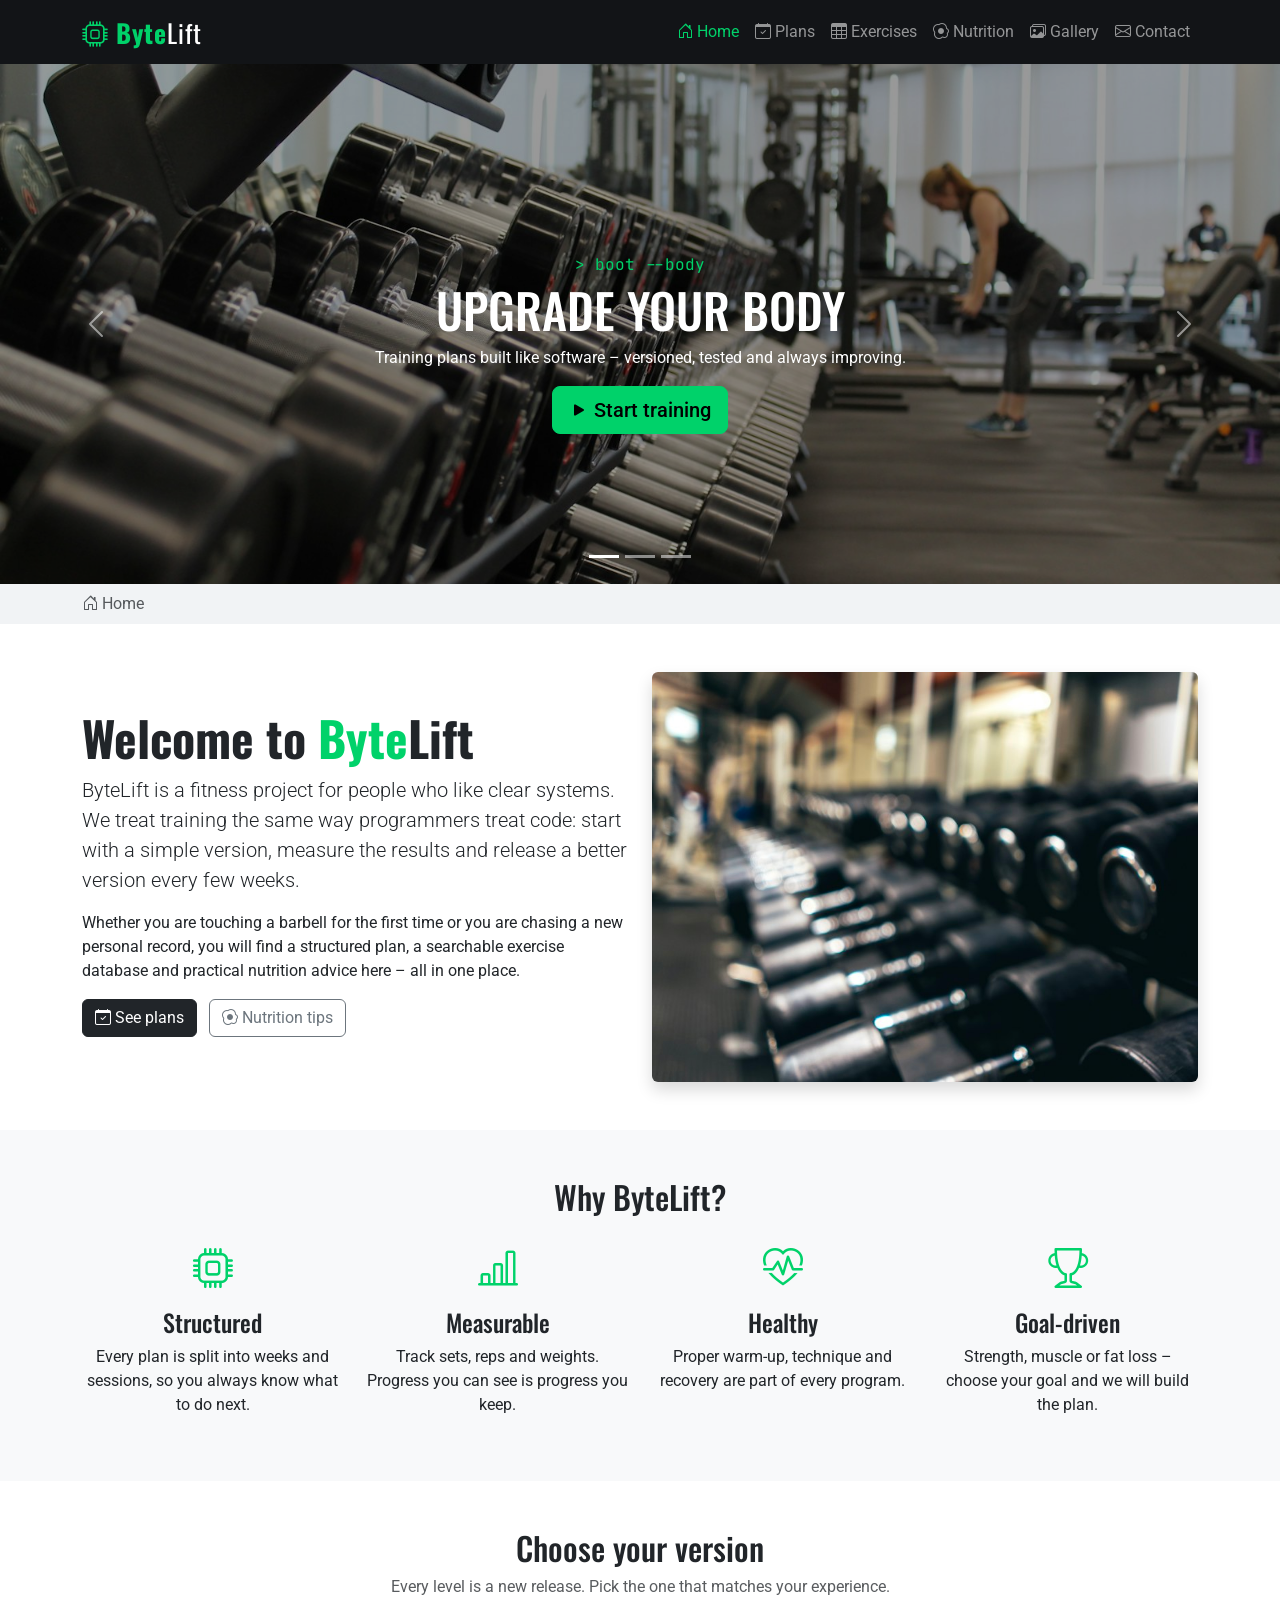
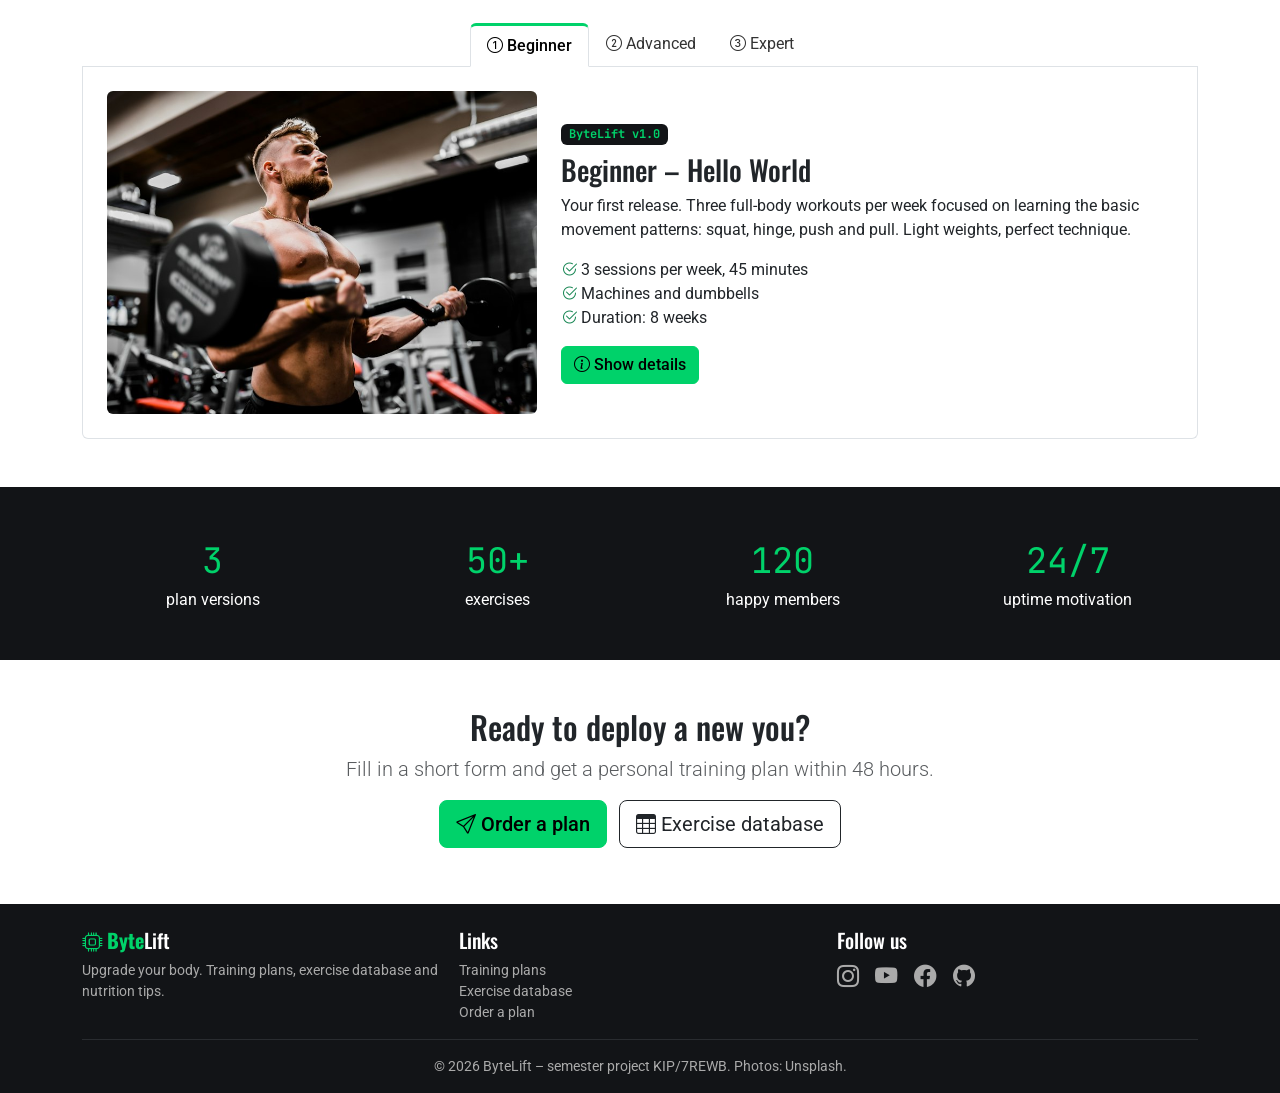
<file: index.html>
<!DOCTYPE html>
<html lang="en">

<head>
  <!-- Kódování znaků (aby fungovala diakritika) a nastavení pro mobily:
       viewport říká telefonu, ať stránku nezmenšuje, ale zobrazí ji v šířce displeje.
       Bez tohoto řádku by responzivita na mobilu nefungovala. -->
  <meta charset="utf-8">
  <meta name="viewport" content="width=device-width, initial-scale=1">
  <meta name="description" content="ByteLift - upgrade your body. Training plans, exercise database and nutrition tips.">

  <title>ByteLift | Upgrade your body</title>
  <!-- ikona webu v záložce prohlížeče -->
  <link rel="icon" href="./favicon.svg" type="image/svg+xml">

  <!-- Styly: 1) Bootstrap 5.3.8, 2) ikony Bootstrap Icons, 3) fonty z Google Fonts,
       4) náš vlastní style.css - je poslední, aby mohl přepsat pravidla Bootstrapu. -->
  <link href="./bootstrap/css/bootstrap.min.css" rel="stylesheet">
  <link href="./icons/bootstrap-icons.css" rel="stylesheet">

  <link rel="preconnect" href="https://fonts.googleapis.com">
  <link rel="preconnect" href="https://fonts.gstatic.com" crossorigin>
  <link href="https://fonts.googleapis.com/css2?family=JetBrains+Mono:wght@400;700&family=Oswald:wght@400;600&family=Roboto:wght@300;400;500&display=swap" rel="stylesheet">

  <link href="./style.css" rel="stylesheet">
</head>

<body>

<!-- HLAVIČKA S MENU - stejná na všech stránkách -->
<header>
  <!-- navbar = Bootstrap komponenta menu
       navbar-expand-lg = od šířky 992 px (lg) je menu v řádku, na menších displejích se schová pod "hamburger" tlačítko
       navbar-dark = světlý text pro tmavé pozadí, sticky-top = menu zůstává nahoře při scrollování -->
  <nav class="navbar navbar-expand-lg navbar-dark sticky-top">
    <div class="container">
      <!-- Logo: ikona procesoru + text ByteLift, slovo "Byte" je zelené (třída logo-highlight) -->
      <a class="navbar-brand" href="./index.html">
        <i class="bi bi-cpu"></i> <span class="logo-highlight">Byte</span>Lift
      </a>
      <!-- "Hamburger" tlačítko - vidět jen na mobilu/tabletu. Po kliknutí rozbalí
           prvek s id="navbarCollapse" (data-bs-target), JavaScript k tomu dodává Bootstrap. -->
      <button class="navbar-toggler" type="button" data-bs-toggle="collapse" data-bs-target="#navbarCollapse" aria-controls="navbarCollapse" aria-expanded="false" aria-label="Toggle navigation">
        <span class="navbar-toggler-icon"></span>
      </button>
      <!-- Položky menu. ms-auto = odsune menu doprava. Každá položka má ikonu (<i class="bi ...">).
           Třída active + aria-current označuje stránku, na které právě jsem. -->
      <div class="collapse navbar-collapse" id="navbarCollapse">
        <ul class="navbar-nav ms-auto mb-2 mb-lg-0">
          <li class="nav-item">
            <a class="nav-link active" aria-current="page" href="./index.html"><i class="bi bi-house-door"></i> Home</a>
          </li>
          <li class="nav-item">
            <a class="nav-link" href="./plans.html"><i class="bi bi-calendar-check"></i> Plans</a>
          </li>
          <li class="nav-item">
            <a class="nav-link" href="./exercises.html"><i class="bi bi-table"></i> Exercises</a>
          </li>
          <li class="nav-item">
            <a class="nav-link" href="./nutrition.html"><i class="bi bi-egg-fried"></i> Nutrition</a>
          </li>
          <li class="nav-item">
            <a class="nav-link" href="./gallery.html"><i class="bi bi-images"></i> Gallery</a>
          </li>
          <li class="nav-item">
            <a class="nav-link" href="./contact.html"><i class="bi bi-envelope"></i> Contact</a>
          </li>
        </ul>
      </div>
    </div>
  </nav>
</header>

<main>

  <!-- KARUSEL (Bootstrap Carousel): 3 fotky, které se samy střídají.
       data-bs-ride="carousel" = spustí se automaticky po načtení,
       data-bs-interval="5000" u každé fotky = přepne se po 5 sekundách.
       carousel-indicators = čárky dole, carousel-control-prev/next = šipky do stran,
       carousel-caption = text a tlačítko přes fotku -->
  <div id="heroCarousel" class="carousel slide" data-bs-ride="carousel">
    <div class="carousel-indicators">
      <button type="button" data-bs-target="#heroCarousel" data-bs-slide-to="0" class="active" aria-current="true" aria-label="Slide 1"></button>
      <button type="button" data-bs-target="#heroCarousel" data-bs-slide-to="1" aria-label="Slide 2"></button>
      <button type="button" data-bs-target="#heroCarousel" data-bs-slide-to="2" aria-label="Slide 3"></button>
    </div>
    <div class="carousel-inner">
      <div class="carousel-item active" data-bs-interval="5000">
        <img src="./photos/hero-1.jpg" class="d-block w-100" alt="Woman standing in a gym surrounded by equipment">
        <div class="carousel-caption">
          <p class="code-font text-green mb-1">&gt; boot --body</p>
          <h2>Upgrade your body</h2>
          <p class="d-none d-sm-block">Training plans built like software &ndash; versioned, tested and always improving.</p>
          <a href="./plans.html" class="btn btn-green btn-lg"><i class="bi bi-play-fill"></i> Start training</a>
        </div>
      </div>
      <div class="carousel-item" data-bs-interval="5000">
        <img src="./photos/hero-2.jpg" class="d-block w-100" alt="Person preparing to lift a barbell">
        <div class="carousel-caption">
          <p class="code-font text-green mb-1">&gt; load exercises.db</p>
          <h2>50+ exercises</h2>
          <p class="d-none d-sm-block">Search, sort and filter our exercise database by muscle group or equipment.</p>
          <a href="./exercises.html" class="btn btn-outline-light btn-lg"><i class="bi bi-table"></i> Browse database</a>
        </div>
      </div>
      <div class="carousel-item" data-bs-interval="5000">
        <img src="./photos/hero-3.jpg" class="d-block w-100" alt="Weightlifting equipment in an industrial gym">
        <div class="carousel-caption">
          <p class="code-font text-green mb-1">&gt; git commit -m "new PR"</p>
          <h2>Your personal plan</h2>
          <p class="d-none d-sm-block">Tell us your goals and get a plan tailored exactly to you.</p>
          <a href="./contact.html" class="btn btn-green btn-lg"><i class="bi bi-send"></i> Order a plan</a>
        </div>
      </div>
    </div>
    <button class="carousel-control-prev" type="button" data-bs-target="#heroCarousel" data-bs-slide="prev">
      <span class="carousel-control-prev-icon" aria-hidden="true"></span>
      <span class="visually-hidden">Previous</span>
    </button>
    <button class="carousel-control-next" type="button" data-bs-target="#heroCarousel" data-bs-slide="next">
      <span class="carousel-control-next-icon" aria-hidden="true"></span>
      <span class="visually-hidden">Next</span>
    </button>
  </div>

  <!-- DROBEČKOVÁ NAVIGACE (breadcrumb): ukazuje, kde se uživatel nachází.
       Na úvodní stránce je jen "Home", na podstránkách "Home / název stránky". -->
  <div class="breadcrumb-bar py-2">
    <div class="container">
      <nav aria-label="breadcrumb">
        <ol class="breadcrumb mb-0">
          <li class="breadcrumb-item active" aria-current="page"><i class="bi bi-house-door"></i> Home</li>
        </ol>
      </nav>
    </div>
  </div>

  <!-- ÚVOD: text vlevo, fotka vpravo.
       col-lg-6 = od 992 px každá polovina zabere 6 z 12 sloupců (vedle sebe),
       na menších displejích je každá přes celou šířku (pod sebou).
       img-fluid = obrázek se zmenší podle šířky displeje a nepřeteče -->
  <div class="container my-5">
    <div class="row align-items-center g-4">
      <div class="col-lg-6">
        <h1 class="display-5 fw-bold">Welcome to <span class="text-green">Byte</span>Lift</h1>
        <p class="lead">
          ByteLift is a fitness project for people who like clear systems. We treat training
          the same way programmers treat code: start with a simple version, measure the results
          and release a better version every few weeks.
        </p>
        <p>
          Whether you are touching a barbell for the first time or you are chasing a new personal
          record, you will find a structured plan, a searchable exercise database and practical
          nutrition advice here &ndash; all in one place.
        </p>
        <a href="./plans.html" class="btn btn-dark me-2 mb-2"><i class="bi bi-calendar-check"></i> See plans</a>
        <a href="./nutrition.html" class="btn btn-outline-secondary mb-2"><i class="bi bi-egg-fried"></i> Nutrition tips</a>
      </div>
      <div class="col-lg-6">
        <img src="./photos/gym-5.jpg" class="img-fluid rounded shadow" alt="Row of dumbbells on a rack">
      </div>
    </div>
  </div>

  <!-- VÝHODY: 4 bloky s ikonou.
       row-cols-1 row-cols-sm-2 row-cols-lg-4 = 1 sloupec na mobilu, 2 od 576 px, 4 od 992 px -->
  <div class="bg-light py-5">
    <div class="container">
      <h2 class="text-center mb-4">Why ByteLift?</h2>
      <div class="row row-cols-1 row-cols-sm-2 row-cols-lg-4 g-4 text-center">
        <div class="col">
          <i class="bi bi-cpu feature-icon"></i>
          <h4 class="mt-2">Structured</h4>
          <p>Every plan is split into weeks and sessions, so you always know what to do next.</p>
        </div>
        <div class="col">
          <i class="bi bi-bar-chart-line feature-icon"></i>
          <h4 class="mt-2">Measurable</h4>
          <p>Track sets, reps and weights. Progress you can see is progress you keep.</p>
        </div>
        <div class="col">
          <i class="bi bi-heart-pulse feature-icon"></i>
          <h4 class="mt-2">Healthy</h4>
          <p>Proper warm-up, technique and recovery are part of every program.</p>
        </div>
        <div class="col">
          <i class="bi bi-trophy feature-icon"></i>
          <h4 class="mt-2">Goal-driven</h4>
          <p>Strength, muscle or fat loss &ndash; choose your goal and we will build the plan.</p>
        </div>
      </div>
    </div>
  </div>

  <!-- ZÁLOŽKY (Bootstrap Navs & tabs): 3 úrovně plánu Beginner / Advanced / Expert.
       Každé tlačítko záložky má data-bs-target="#..." = id panelu, který se po kliknutí zobrazí. -->
  <div class="container my-5">
    <h2 class="text-center mb-2">Choose your version</h2>
    <p class="text-center text-muted mb-4">Every level is a new release. Pick the one that matches your experience.</p>

    <!-- hlavičky záložek (na co se kliká) -->
    <ul class="nav nav-tabs justify-content-center" id="levelTab" role="tablist">
      <li class="nav-item" role="presentation">
        <button class="nav-link active" id="beginner-tab" data-bs-toggle="tab" data-bs-target="#beginner-pane" type="button" role="tab" aria-controls="beginner-pane" aria-selected="true">
          <i class="bi bi-1-circle"></i> Beginner
        </button>
      </li>
      <li class="nav-item" role="presentation">
        <button class="nav-link" id="advanced-tab" data-bs-toggle="tab" data-bs-target="#advanced-pane" type="button" role="tab" aria-controls="advanced-pane" aria-selected="false">
          <i class="bi bi-2-circle"></i> Advanced
        </button>
      </li>
      <li class="nav-item" role="presentation">
        <button class="nav-link" id="expert-tab" data-bs-toggle="tab" data-bs-target="#expert-pane" type="button" role="tab" aria-controls="expert-pane" aria-selected="false">
          <i class="bi bi-3-circle"></i> Expert
        </button>
      </li>
    </ul>

    <!-- obsah záložek: vidět je vždy jen panel s třídami "show active", ostatní jsou schované.
         Tlačítko "Show details" otevře modální okno (data-bs-toggle="modal"). -->
    <div class="tab-content border border-top-0 rounded-bottom p-4" id="levelTabContent">
      <div class="tab-pane fade show active" id="beginner-pane" role="tabpanel" aria-labelledby="beginner-tab" tabindex="0">
        <div class="row g-4 align-items-center">
          <div class="col-md-5">
            <img src="./photos/gym-4.jpg" class="img-fluid rounded" alt="Man carrying a dumbbell">
          </div>
          <div class="col-md-7">
            <span class="badge version-badge mb-2">ByteLift v1.0</span>
            <h3>Beginner &ndash; Hello World</h3>
            <p>
              Your first release. Three full-body workouts per week focused on learning the basic
              movement patterns: squat, hinge, push and pull. Light weights, perfect technique.
            </p>
            <ul class="list-unstyled">
              <li><i class="bi bi-check2-circle text-success"></i> 3 sessions per week, 45 minutes</li>
              <li><i class="bi bi-check2-circle text-success"></i> Machines and dumbbells</li>
              <li><i class="bi bi-check2-circle text-success"></i> Duration: 8 weeks</li>
            </ul>
            <button type="button" class="btn btn-green" data-bs-toggle="modal" data-bs-target="#planModalV1">
              <i class="bi bi-info-circle"></i> Show details
            </button>
          </div>
        </div>
      </div>

      <div class="tab-pane fade" id="advanced-pane" role="tabpanel" aria-labelledby="advanced-tab" tabindex="0">
        <div class="row g-4 align-items-center">
          <div class="col-md-5">
            <img src="./photos/gym-6.jpg" class="img-fluid rounded" alt="Man lifting a barbell">
          </div>
          <div class="col-md-7">
            <span class="badge version-badge mb-2">ByteLift v2.0</span>
            <h3>Advanced &ndash; Upper / Lower split</h3>
            <p>
              A major update. Four sessions per week split into upper and lower body days.
              Free weights become the core of the program and progressive overload is tracked every week.
            </p>
            <ul class="list-unstyled">
              <li><i class="bi bi-check2-circle text-success"></i> 4 sessions per week, 60 minutes</li>
              <li><i class="bi bi-check2-circle text-success"></i> Barbell, dumbbells, cables</li>
              <li><i class="bi bi-check2-circle text-success"></i> Duration: 12 weeks</li>
            </ul>
            <button type="button" class="btn btn-primary" data-bs-toggle="modal" data-bs-target="#planModalV2">
              <i class="bi bi-info-circle"></i> Show details
            </button>
          </div>
        </div>
      </div>

      <div class="tab-pane fade" id="expert-pane" role="tabpanel" aria-labelledby="expert-tab" tabindex="0">
        <div class="row g-4 align-items-center">
          <div class="col-md-5">
            <img src="./photos/gym-2.jpg" class="img-fluid rounded" alt="Grayscale photo of a man working out">
          </div>
          <div class="col-md-7">
            <span class="badge version-badge mb-2">ByteLift v3.0</span>
            <h3>Expert &ndash; Push / Pull / Legs</h3>
            <p>
              The full release for experienced lifters. Five to six sessions per week, periodization
              with heavy, medium and light weeks and advanced techniques such as drop sets and supersets.
            </p>
            <ul class="list-unstyled">
              <li><i class="bi bi-check2-circle text-success"></i> 5&ndash;6 sessions per week, 75 minutes</li>
              <li><i class="bi bi-check2-circle text-success"></i> Full gym equipment</li>
              <li><i class="bi bi-check2-circle text-success"></i> Duration: 16 weeks</li>
            </ul>
            <button type="button" class="btn btn-danger" data-bs-toggle="modal" data-bs-target="#planModalV3">
              <i class="bi bi-info-circle"></i> Show details
            </button>
          </div>
        </div>
      </div>
    </div>
  </div>

  <!-- STATISTIKY: tmavý pruh se 4 čísly. row-cols-2 row-cols-md-4 = 2×2 na mobilu, 4 vedle sebe od 768 px -->
  <div class="stats-strip py-5">
    <div class="container">
      <div class="row row-cols-2 row-cols-md-4 g-4 text-center">
        <div class="col">
          <div class="stat-number">3</div>
          <div>plan versions</div>
        </div>
        <div class="col">
          <div class="stat-number">50+</div>
          <div>exercises</div>
        </div>
        <div class="col">
          <div class="stat-number">120</div>
          <div>happy members</div>
        </div>
        <div class="col">
          <div class="stat-number">24/7</div>
          <div>uptime motivation</div>
        </div>
      </div>
    </div>
  </div>

  <!-- VÝZVA K AKCI: krátký text a tlačítka v různých stylech (btn-green = náš vlastní styl, btn-outline-dark = jen obrys) -->
  <div class="container my-5 text-center">
    <h2>Ready to deploy a new you?</h2>
    <p class="lead text-muted">Fill in a short form and get a personal training plan within 48 hours.</p>
    <a href="./contact.html" class="btn btn-green btn-lg me-2 mb-2"><i class="bi bi-send"></i> Order a plan</a>
    <a href="./exercises.html" class="btn btn-outline-dark btn-lg mb-2"><i class="bi bi-table"></i> Exercise database</a>
  </div>

</main>

<!-- MODÁLNÍ OKNA (Bootstrap Modal) - detail plánů. Na stránce jsou schovaná,
     otevře je tlačítko s data-bs-target="#planModalV1" (V2, V3).
     modal-dialog-centered = okno je uprostřed obrazovky,
     modal-fullscreen-md-down = na mobilu a tabletu přes celou obrazovku.
     Okno se zavírá křížkem nebo tlačítkem s data-bs-dismiss="modal". -->

<!-- Modal v1.0 - plán pro začátečníky -->
<div class="modal fade" id="planModalV1" tabindex="-1" aria-labelledby="planModalV1Label" aria-hidden="true">
  <div class="modal-dialog modal-dialog-centered modal-lg modal-fullscreen-md-down">
    <div class="modal-content">
      <div class="modal-header">
        <h1 class="modal-title fs-5" id="planModalV1Label"><span class="badge version-badge">v1.0</span> Beginner &ndash; Hello World</h1>
        <button type="button" class="btn-close" data-bs-dismiss="modal" aria-label="Close"></button>
      </div>
      <div class="modal-body">
        <p>Three full-body sessions per week (e.g. Monday, Wednesday, Friday). Rest 90 seconds between sets.</p>
        <table class="table table-sm table-striped">
          <thead class="table-dark">
            <tr><th>Exercise</th><th>Sets &times; reps</th></tr>
          </thead>
          <tbody>
            <tr><td>Goblet squat</td><td>3 &times; 10</td></tr>
            <tr><td>Machine chest press</td><td>3 &times; 10</td></tr>
            <tr><td>Lat pulldown</td><td>3 &times; 12</td></tr>
            <tr><td>Romanian deadlift (dumbbells)</td><td>3 &times; 10</td></tr>
            <tr><td>Plank</td><td>3 &times; 30 s</td></tr>
          </tbody>
        </table>
        <p class="mb-0"><i class="bi bi-info-circle text-primary"></i> Increase the weight when you can do all sets with clean technique.</p>
      </div>
      <div class="modal-footer">
        <button type="button" class="btn btn-secondary" data-bs-dismiss="modal">Close</button>
        <a href="./contact.html" class="btn btn-green">Order this plan</a>
      </div>
    </div>
  </div>
</div>

<!-- Modal v2.0 - plán pro pokročilé -->
<div class="modal fade" id="planModalV2" tabindex="-1" aria-labelledby="planModalV2Label" aria-hidden="true">
  <div class="modal-dialog modal-dialog-centered modal-lg modal-fullscreen-md-down">
    <div class="modal-content">
      <div class="modal-header">
        <h1 class="modal-title fs-5" id="planModalV2Label"><span class="badge version-badge">v2.0</span> Advanced &ndash; Upper / Lower</h1>
        <button type="button" class="btn-close" data-bs-dismiss="modal" aria-label="Close"></button>
      </div>
      <div class="modal-body">
        <p>Four sessions per week: Upper A, Lower A, Upper B, Lower B. Rest 2 minutes on compound lifts.</p>
        <table class="table table-sm table-striped">
          <thead class="table-dark">
            <tr><th>Day</th><th>Main exercises</th></tr>
          </thead>
          <tbody>
            <tr><td>Upper A</td><td>Bench press 4&times;6, Barbell row 4&times;8, Overhead press 3&times;8</td></tr>
            <tr><td>Lower A</td><td>Back squat 4&times;6, Romanian deadlift 3&times;8, Lunges 3&times;10</td></tr>
            <tr><td>Upper B</td><td>Incline DB press 4&times;8, Pull-ups 4&times;max, Lateral raises 3&times;15</td></tr>
            <tr><td>Lower B</td><td>Deadlift 3&times;5, Leg press 3&times;12, Calf raises 4&times;15</td></tr>
          </tbody>
        </table>
      </div>
      <div class="modal-footer">
        <button type="button" class="btn btn-secondary" data-bs-dismiss="modal">Close</button>
        <a href="./contact.html" class="btn btn-primary">Order this plan</a>
      </div>
    </div>
  </div>
</div>

<!-- Modal v3.0 - plán pro experty -->
<div class="modal fade" id="planModalV3" tabindex="-1" aria-labelledby="planModalV3Label" aria-hidden="true">
  <div class="modal-dialog modal-dialog-centered modal-lg modal-fullscreen-md-down">
    <div class="modal-content">
      <div class="modal-header">
        <h1 class="modal-title fs-5" id="planModalV3Label"><span class="badge version-badge">v3.0</span> Expert &ndash; Push / Pull / Legs</h1>
        <button type="button" class="btn-close" data-bs-dismiss="modal" aria-label="Close"></button>
      </div>
      <div class="modal-body">
        <p>Six sessions per week (Push, Pull, Legs, repeat) with one rest day. Weeks rotate heavy &ndash; medium &ndash; light.</p>
        <table class="table table-sm table-striped">
          <thead class="table-dark">
            <tr><th>Day</th><th>Main exercises</th></tr>
          </thead>
          <tbody>
            <tr><td>Push</td><td>Bench press 5&times;5, Overhead press 4&times;6, Dips 3&times;10, Triceps pushdown 3&times;12</td></tr>
            <tr><td>Pull</td><td>Deadlift 5&times;3, Weighted pull-ups 4&times;6, Cable row 3&times;10, Biceps curl 3&times;12</td></tr>
            <tr><td>Legs</td><td>Back squat 5&times;5, Front squat 3&times;8, Leg curl 3&times;12, Calf raises 4&times;15</td></tr>
          </tbody>
        </table>
        <p class="mb-0"><i class="bi bi-fire text-danger"></i> Last set of each accessory exercise is a drop set.</p>
      </div>
      <div class="modal-footer">
        <button type="button" class="btn btn-secondary" data-bs-dismiss="modal">Close</button>
        <a href="./contact.html" class="btn btn-danger">Order this plan</a>
      </div>
    </div>
  </div>
</div>

<!-- PATIČKA - stejná na všech stránkách
     row-cols-1 row-cols-md-3 = na mobilu 1 sloupec pod sebou, od 768 px (md) 3 sloupce vedle sebe -->
<footer class="pt-4 pb-3 mt-auto">
  <div class="container">
    <div class="row row-cols-1 row-cols-md-3 g-3">
      <div class="col">
        <h5 class="text-white"><i class="bi bi-cpu text-green"></i> <span class="logo-highlight">Byte</span>Lift</h5>
        <p class="small mb-0">Upgrade your body. Training plans, exercise database and nutrition tips.</p>
      </div>
      <div class="col">
        <h5 class="text-white">Links</h5>
        <ul class="list-unstyled small mb-0">
          <li><a href="./plans.html">Training plans</a></li>
          <li><a href="./exercises.html">Exercise database</a></li>
          <li><a href="./contact.html">Order a plan</a></li>
        </ul>
      </div>
      <div class="col">
        <h5 class="text-white">Follow us</h5>
        <div class="social">
          <a href="#" aria-label="Instagram"><i class="bi bi-instagram"></i></a>
          <a href="#" aria-label="YouTube"><i class="bi bi-youtube"></i></a>
          <a href="#" aria-label="Facebook"><i class="bi bi-facebook"></i></a>
          <a href="#" aria-label="GitHub"><i class="bi bi-github"></i></a>
        </div>
      </div>
    </div>
    <hr class="border-secondary">
    <p class="text-center small mb-0">&copy; 2026 ByteLift &ndash; semester project KIP/7REWB. Photos: <a href="https://unsplash.com" target="_blank" rel="noopener">Unsplash</a>.</p>
  </div>
</footer>

<!-- JavaScript Bootstrapu - díky němu fungují menu na mobilu, karusel, záložky,
     modální okna a akordeon. Načítá se až na konci, aby se nejdřív zobrazil obsah. -->
<script src="./bootstrap/js/bootstrap.bundle.min.js"></script>

</body>
</html>
</file>
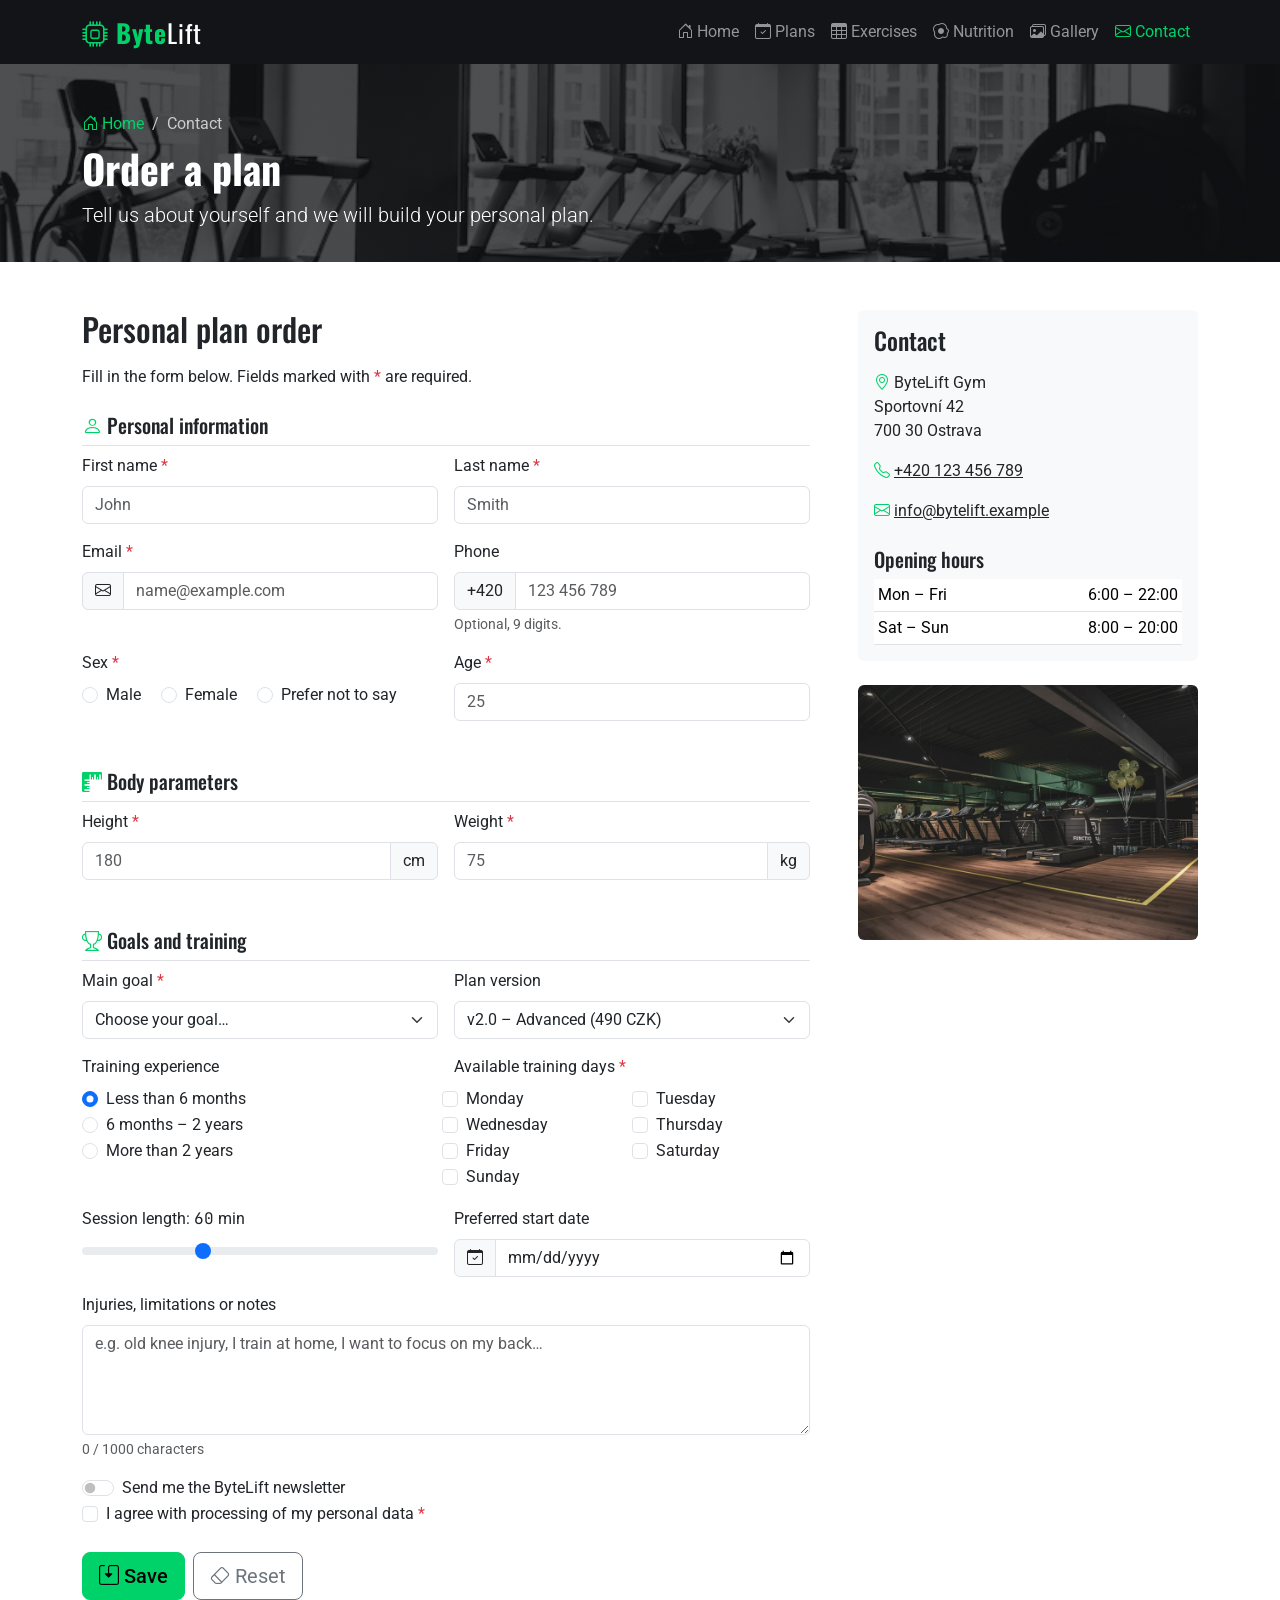
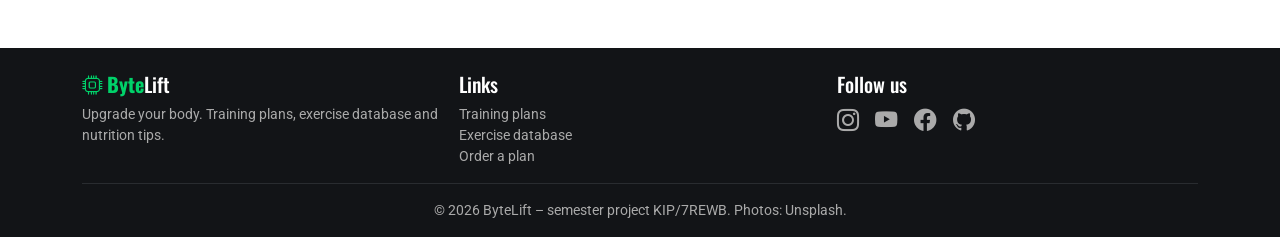
<file: contact.html>
<!DOCTYPE html>
<html lang="en">

<head>
  <!-- Kódování znaků (aby fungovala diakritika) a nastavení pro mobily:
       viewport říká telefonu, ať stránku nezmenšuje, ale zobrazí ji v šířce displeje.
       Bez tohoto řádku by responzivita na mobilu nefungovala. -->
  <meta charset="utf-8">
  <meta name="viewport" content="width=device-width, initial-scale=1">
  <meta name="description" content="ByteLift - upgrade your body. Training plans, exercise database and nutrition tips.">

  <title>Order a plan | ByteLift</title>
  <!-- ikona webu v záložce prohlížeče -->
  <link rel="icon" href="./favicon.svg" type="image/svg+xml">

  <!-- Styly: 1) Bootstrap 5.3.8, 2) ikony Bootstrap Icons, 3) fonty z Google Fonts,
       4) náš vlastní style.css - je poslední, aby mohl přepsat pravidla Bootstrapu. -->
  <link href="./bootstrap/css/bootstrap.min.css" rel="stylesheet">
  <link href="./icons/bootstrap-icons.css" rel="stylesheet">

  <link rel="preconnect" href="https://fonts.googleapis.com">
  <link rel="preconnect" href="https://fonts.gstatic.com" crossorigin>
  <link href="https://fonts.googleapis.com/css2?family=JetBrains+Mono:wght@400;700&family=Oswald:wght@400;600&family=Roboto:wght@300;400;500&display=swap" rel="stylesheet">

  <link href="./style.css" rel="stylesheet">
</head>

<body>

<!-- HLAVIČKA S MENU - stejná na všech stránkách -->
<header>
  <!-- navbar = Bootstrap komponenta menu
       navbar-expand-lg = od šířky 992 px (lg) je menu v řádku, na menších displejích se schová pod "hamburger" tlačítko
       navbar-dark = světlý text pro tmavé pozadí, sticky-top = menu zůstává nahoře při scrollování -->
  <nav class="navbar navbar-expand-lg navbar-dark sticky-top">
    <div class="container">
      <!-- Logo: ikona procesoru + text ByteLift, slovo "Byte" je zelené (třída logo-highlight) -->
      <a class="navbar-brand" href="./index.html">
        <i class="bi bi-cpu"></i> <span class="logo-highlight">Byte</span>Lift
      </a>
      <!-- "Hamburger" tlačítko - vidět jen na mobilu/tabletu. Po kliknutí rozbalí
           prvek s id="navbarCollapse" (data-bs-target), JavaScript k tomu dodává Bootstrap. -->
      <button class="navbar-toggler" type="button" data-bs-toggle="collapse" data-bs-target="#navbarCollapse" aria-controls="navbarCollapse" aria-expanded="false" aria-label="Toggle navigation">
        <span class="navbar-toggler-icon"></span>
      </button>
      <!-- Položky menu. ms-auto = odsune menu doprava. Každá položka má ikonu (<i class="bi ...">).
           Třída active + aria-current označuje stránku, na které právě jsem. -->
      <div class="collapse navbar-collapse" id="navbarCollapse">
        <ul class="navbar-nav ms-auto mb-2 mb-lg-0">
          <li class="nav-item">
            <a class="nav-link" href="./index.html"><i class="bi bi-house-door"></i> Home</a>
          </li>
          <li class="nav-item">
            <a class="nav-link" href="./plans.html"><i class="bi bi-calendar-check"></i> Plans</a>
          </li>
          <li class="nav-item">
            <a class="nav-link" href="./exercises.html"><i class="bi bi-table"></i> Exercises</a>
          </li>
          <li class="nav-item">
            <a class="nav-link" href="./nutrition.html"><i class="bi bi-egg-fried"></i> Nutrition</a>
          </li>
          <li class="nav-item">
            <a class="nav-link" href="./gallery.html"><i class="bi bi-images"></i> Gallery</a>
          </li>
          <li class="nav-item">
            <a class="nav-link active" aria-current="page" href="./contact.html"><i class="bi bi-envelope"></i> Contact</a>
          </li>
        </ul>
      </div>
    </div>
  </nav>
</header>

<main>

  <!-- ZÁHLAVÍ PODSTRÁNKY: tmavý pruh s fotkou (třída page-header ve style.css),
       drobečková navigace (breadcrumb = kde se nacházím: Home / název stránky),
       nadpis stránky a krátký popis -->
  <div class="page-header">
    <div class="container">
      <nav aria-label="breadcrumb">
        <ol class="breadcrumb mb-2">
          <li class="breadcrumb-item"><a href="./index.html"><i class="bi bi-house-door"></i> Home</a></li>
          <li class="breadcrumb-item active" aria-current="page">Contact</li>
        </ol>
      </nav>
      <h1 class="fw-bold">Order a plan</h1>
      <p class="lead mb-0">Tell us about yourself and we will build your personal plan.</p>
    </div>
  </div>
  <div class="container my-5">
    <div class="row gy-5 gx-lg-5">

      <!-- OBJEDNÁVKOVÝ FORMULÁŘ (vlevo, col-lg-8 = 8 z 12 sloupců na velkém displeji) -->
      <div class="col-lg-8">
        <h2 class="mb-3">Personal plan order</h2>
        <p>Fill in the form below. Fields marked with <span class="text-danger">*</span> are required.</p>

        <!-- zelená hláška po úspěšném uložení. d-none = na začátku schovaná, ukáže ji JavaScript -->
        <div class="alert alert-success d-none" id="formSuccess" role="alert">
          <i class="bi bi-check2-circle"></i> <strong>Saved!</strong> Thank you, we will send your personal plan within 48 hours.
        </div>

        <!-- novalidate = vypne výchozí bubliny prohlížeče, chyby místo nich ukazuje Bootstrap (invalid-feedback).
             Pravidla jsou přímo u polí: required = povinné, min/max = rozsah čísla,
             pattern = povolené znaky, maxlength = maximální délka textu.
             Každé pole má <label for="..."> - kliknutím na popisek se označí pole. -->
        <form id="orderForm" class="needs-validation" novalidate>

          <!-- Osobní údaje. Jméno: pattern povolí jen písmena (i s diakritikou), mezery, pomlčku a apostrof.
               E-mail a telefon jsou v "input group" = pole s ikonou nebo předvolbou +420 vedle sebe. -->
          <h3 class="h5 mt-4 border-bottom pb-2"><i class="bi bi-person text-green"></i> Personal information</h3>
          <div class="row g-3">
            <div class="col-md-6">
              <label for="firstName" class="form-label">First name <span class="text-danger">*</span></label>
              <input type="text" class="form-control" id="firstName" placeholder="John" maxlength="50" pattern="\s*\p{L}[\p{L}\s'\-]*" autocomplete="given-name" required>
              <div class="invalid-feedback">Please enter your first name (letters only, max. 50 characters).</div>
            </div>
            <div class="col-md-6">
              <label for="lastName" class="form-label">Last name <span class="text-danger">*</span></label>
              <input type="text" class="form-control" id="lastName" placeholder="Smith" maxlength="50" pattern="\s*\p{L}[\p{L}\s'\-]*" autocomplete="family-name" required>
              <div class="invalid-feedback">Please enter your last name (letters only, max. 50 characters).</div>
            </div>
            <div class="col-md-6">
              <label for="email" class="form-label">Email <span class="text-danger">*</span></label>
              <div class="input-group has-validation">
                <span class="input-group-text"><i class="bi bi-envelope"></i></span>
                <input type="email" class="form-control" id="email" placeholder="name@example.com" maxlength="100" pattern="[^@\s]+@[^@\s]+\.[^@\s]{2,}" autocomplete="email" required>
                <div class="invalid-feedback">Please enter a valid email address, e.g. name@example.com.</div>
              </div>
            </div>
            <div class="col-md-6">
              <label for="phone" class="form-label">Phone</label>
              <div class="input-group has-validation">
                <span class="input-group-text">+420</span>
                <input type="tel" class="form-control" id="phone" placeholder="123 456 789" maxlength="11" pattern="\d{3} ?\d{3} ?\d{3}" autocomplete="tel-national">
                <div class="invalid-feedback">Enter 9 digits, e.g. 123 456 789.</div>
              </div>
              <div class="form-text">Optional, 9 digits.</div>
            </div>
            <!-- Radio tlačítka: mají stejné name="sex", takže jde vybrat jen jedno.
                 Třída choice-group = ve style.css se díky ní ukáže chybová hláška pod celou skupinou. -->
            <div class="col-md-6 choice-group">
              <label class="form-label d-block">Sex <span class="text-danger">*</span></label>
              <div class="form-check form-check-inline">
                <input class="form-check-input" type="radio" name="sex" id="sexMale" value="male" required>
                <label class="form-check-label" for="sexMale">Male</label>
              </div>
              <div class="form-check form-check-inline">
                <input class="form-check-input" type="radio" name="sex" id="sexFemale" value="female" required>
                <label class="form-check-label" for="sexFemale">Female</label>
              </div>
              <div class="form-check form-check-inline">
                <input class="form-check-input" type="radio" name="sex" id="sexOther" value="other" required>
                <label class="form-check-label" for="sexOther">Prefer not to say</label>
              </div>
              <div class="invalid-feedback">Please select one option.</div>
            </div>
            <div class="col-md-6">
              <label for="age" class="form-label">Age <span class="text-danger">*</span></label>
              <input type="number" class="form-control" id="age" min="15" max="99" step="1" placeholder="25" required>
              <div class="invalid-feedback">Enter a whole number between 15 and 99.</div>
            </div>
          </div>

          <!-- Tělesné parametry: číselná pole s jednotkou (cm, kg) pomocí input group.
               step="1" = jen celá čísla, step="0.1" = jedno desetinné místo. -->
          <h3 class="h5 mt-5 border-bottom pb-2"><i class="bi bi-rulers text-green"></i> Body parameters</h3>
          <div class="row g-3">
            <div class="col-md-6">
              <label for="height" class="form-label">Height <span class="text-danger">*</span></label>
              <div class="input-group has-validation">
                <input type="number" class="form-control" id="height" min="120" max="230" step="1" placeholder="180" required>
                <span class="input-group-text">cm</span>
                <div class="invalid-feedback">Enter a whole number between 120 and 230 cm.</div>
              </div>
            </div>
            <div class="col-md-6">
              <label for="weight" class="form-label">Weight <span class="text-danger">*</span></label>
              <div class="input-group has-validation">
                <input type="number" class="form-control" id="weight" min="35" max="250" step="0.1" placeholder="75" required>
                <span class="input-group-text">kg</span>
                <div class="invalid-feedback">Enter weight between 35 and 250 kg (max. one decimal place).</div>
              </div>
            </div>
          </div>

          <!-- Cíle a trénink: select (rozbalovací nabídka), radio, checkboxy, posuvník (range),
               výběr data a textové pole (textarea). Kontrolu "aspoň jeden den" a rozsah data řeší JavaScript dole. -->
          <h3 class="h5 mt-5 border-bottom pb-2"><i class="bi bi-trophy text-green"></i> Goals and training</h3>
          <div class="row g-3">
            <div class="col-md-6">
              <label for="goal" class="form-label">Main goal <span class="text-danger">*</span></label>
              <select class="form-select" id="goal" required>
                <option selected disabled value="">Choose your goal&hellip;</option>
                <option value="muscle">Build muscle</option>
                <option value="strength">Get stronger</option>
                <option value="fatloss">Lose fat</option>
                <option value="health">Health and fitness</option>
              </select>
              <div class="invalid-feedback">Please choose a goal.</div>
            </div>
            <div class="col-md-6">
              <label for="version" class="form-label">Plan version</label>
              <select class="form-select" id="version">
                <option value="v1">v1.0 &ndash; Beginner (free)</option>
                <option value="v2" selected>v2.0 &ndash; Advanced (490 CZK)</option>
                <option value="v3">v3.0 &ndash; Expert (890 CZK)</option>
              </select>
            </div>
            <div class="col-md-6">
              <label class="form-label d-block">Training experience</label>
              <div class="form-check">
                <input class="form-check-input" type="radio" name="experience" id="exp0" value="0" checked>
                <label class="form-check-label" for="exp0">Less than 6 months</label>
              </div>
              <div class="form-check">
                <input class="form-check-input" type="radio" name="experience" id="exp1" value="1">
                <label class="form-check-label" for="exp1">6 months &ndash; 2 years</label>
              </div>
              <div class="form-check">
                <input class="form-check-input" type="radio" name="experience" id="exp2" value="2">
                <label class="form-check-label" for="exp2">More than 2 years</label>
              </div>
            </div>
            <div class="col-md-6 choice-group" id="daysGroup">
              <label class="form-label d-block">Available training days <span class="text-danger">*</span></label>
              <div class="row row-cols-2">
                <div class="col form-check ps-4">
                  <input class="form-check-input" type="checkbox" name="days" value="mon" id="dayMon">
                  <label class="form-check-label" for="dayMon">Monday</label>
                </div>
                <div class="col form-check ps-4">
                  <input class="form-check-input" type="checkbox" name="days" value="tue" id="dayTue">
                  <label class="form-check-label" for="dayTue">Tuesday</label>
                </div>
                <div class="col form-check ps-4">
                  <input class="form-check-input" type="checkbox" name="days" value="wed" id="dayWed">
                  <label class="form-check-label" for="dayWed">Wednesday</label>
                </div>
                <div class="col form-check ps-4">
                  <input class="form-check-input" type="checkbox" name="days" value="thu" id="dayThu">
                  <label class="form-check-label" for="dayThu">Thursday</label>
                </div>
                <div class="col form-check ps-4">
                  <input class="form-check-input" type="checkbox" name="days" value="fri" id="dayFri">
                  <label class="form-check-label" for="dayFri">Friday</label>
                </div>
                <div class="col form-check ps-4">
                  <input class="form-check-input" type="checkbox" name="days" value="sat" id="daySat">
                  <label class="form-check-label" for="daySat">Saturday</label>
                </div>
                <div class="col form-check ps-4">
                  <input class="form-check-input" type="checkbox" name="days" value="sun" id="daySun">
                  <label class="form-check-label" for="daySun">Sunday</label>
                </div>
              </div>
              <div class="invalid-feedback">Please select at least one day.</div>
            </div>
            <div class="col-md-6">
              <label for="sessionLength" class="form-label">Session length: <span id="sessionLengthValue" class="code-font">60</span> min</label>
              <input type="range" class="form-range" id="sessionLength" min="30" max="120" step="15" value="60">
            </div>
            <div class="col-md-6">
              <label for="startDate" class="form-label">Preferred start date</label>
              <div class="input-group has-validation">
                <span class="input-group-text"><i class="bi bi-calendar-check"></i></span>
                <input type="date" class="form-control" id="startDate">
                <div class="invalid-feedback">Choose a date from today up to one year ahead.</div>
              </div>
            </div>
            <div class="col-12">
              <label for="note" class="form-label">Injuries, limitations or notes</label>
              <textarea class="form-control" id="note" rows="4" maxlength="1000" placeholder="e.g. old knee injury, I train at home, I want to focus on my back&hellip;"></textarea>
              <div class="form-text"><span id="noteCount">0</span> / 1000 characters</div>
            </div>
            <div class="col-12">
              <div class="form-check form-switch">
                <input class="form-check-input" type="checkbox" role="switch" id="newsletter">
                <label class="form-check-label" for="newsletter">Send me the ByteLift newsletter</label>
              </div>
              <div class="form-check">
                <input class="form-check-input" type="checkbox" id="terms" required>
                <label class="form-check-label" for="terms">I agree with processing of my personal data <span class="text-danger">*</span></label>
                <div class="invalid-feedback">You must agree before saving.</div>
              </div>
            </div>
          </div>

          <!-- Tlačítka na konci formuláře: Save (type="submit" = odešle/zkontroluje formulář)
               a Reset (type="reset" = vymaže všechna pole) -->
          <div class="mt-4 d-flex gap-2">
            <button type="submit" class="btn btn-green btn-lg"><i class="bi bi-save2"></i> Save</button>
            <button type="reset" class="btn btn-outline-secondary btn-lg"><i class="bi bi-eraser"></i> Reset</button>
          </div>
        </form>
      </div>

      <!-- KONTAKTNÍ ÚDAJE (vpravo, col-lg-4). Na mobilu jsou pod formulářem. -->
      <div class="col-lg-4">
        <div class="card border-0 bg-light">
          <div class="card-body">
            <h2 class="h4 card-title mb-3">Contact</h2>
            <p><i class="bi bi-geo-alt text-green"></i> ByteLift Gym<br>Sportovní 42<br>700 30 Ostrava</p>
            <p><i class="bi bi-telephone text-green"></i> <a href="tel:+420123456789" class="link-dark">+420 123 456 789</a></p>
            <p><i class="bi bi-envelope text-green"></i> <a href="mailto:info@bytelift.example" class="link-dark">info@bytelift.example</a></p>
            <h3 class="h5 mt-4">Opening hours</h3>
            <table class="table table-sm mb-0">
              <tbody>
                <tr><td>Mon &ndash; Fri</td><td class="text-end">6:00 &ndash; 22:00</td></tr>
                <tr><td>Sat &ndash; Sun</td><td class="text-end">8:00 &ndash; 20:00</td></tr>
              </tbody>
            </table>
          </div>
        </div>
        <div class="mt-4">
          <img src="./photos/gym-8.jpg" class="img-fluid rounded" alt="Treadmills in the ByteLift gym">
        </div>
      </div>

    </div>
  </div>

</main>

<!-- PATIČKA - stejná na všech stránkách
     row-cols-1 row-cols-md-3 = na mobilu 1 sloupec pod sebou, od 768 px (md) 3 sloupce vedle sebe -->
<footer class="pt-4 pb-3 mt-auto">
  <div class="container">
    <div class="row row-cols-1 row-cols-md-3 g-3">
      <div class="col">
        <h5 class="text-white"><i class="bi bi-cpu text-green"></i> <span class="logo-highlight">Byte</span>Lift</h5>
        <p class="small mb-0">Upgrade your body. Training plans, exercise database and nutrition tips.</p>
      </div>
      <div class="col">
        <h5 class="text-white">Links</h5>
        <ul class="list-unstyled small mb-0">
          <li><a href="./plans.html">Training plans</a></li>
          <li><a href="./exercises.html">Exercise database</a></li>
          <li><a href="./contact.html">Order a plan</a></li>
        </ul>
      </div>
      <div class="col">
        <h5 class="text-white">Follow us</h5>
        <div class="social">
          <a href="#" aria-label="Instagram"><i class="bi bi-instagram"></i></a>
          <a href="#" aria-label="YouTube"><i class="bi bi-youtube"></i></a>
          <a href="#" aria-label="Facebook"><i class="bi bi-facebook"></i></a>
          <a href="#" aria-label="GitHub"><i class="bi bi-github"></i></a>
        </div>
      </div>
    </div>
    <hr class="border-secondary">
    <p class="text-center small mb-0">&copy; 2026 ByteLift &ndash; semester project KIP/7REWB. Photos: <a href="https://unsplash.com" target="_blank" rel="noopener">Unsplash</a>.</p>
  </div>
</footer>

<!-- JavaScript Bootstrapu - díky němu fungují menu na mobilu, karusel, záložky,
     modální okna a akordeon. Načítá se až na konci, aby se nejdřív zobrazil obsah. -->
<script src="./bootstrap/js/bootstrap.bundle.min.js"></script>
<!-- Vlastní JavaScript pro formulář. Data se nikam neodesílají
     (statický web nemá server), skript jen kontroluje vyplnění. -->
<script>
  // ---------- 1. Najdeme si prvky formuláře podle jejich id ----------
  const orderForm = document.getElementById('orderForm');
  const successMessage = document.getElementById('formSuccess');
  const sessionLengthSlider = document.getElementById('sessionLength');
  const sessionLengthText = document.getElementById('sessionLengthValue');
  const noteField = document.getElementById('note');
  const noteCharacterCount = document.getElementById('noteCount');
  const startDateField = document.getElementById('startDate');
  const trainingDayCheckboxes = document.querySelectorAll('input[name="days"]');


  // ---------- 2. Posuvník délky tréninku ----------
  // Při každém posunutí přepíše číslo v popisku ("Session length: 60 min").
  function showSessionLength() {
    sessionLengthText.textContent = sessionLengthSlider.value;
  }
  sessionLengthSlider.addEventListener('input', showSessionLength);


  // ---------- 3. Počítadlo znaků v poznámce ----------
  // Při psaní ukazuje, kolik znaků z 1000 je už napsáno.
  function showNoteLength() {
    noteCharacterCount.textContent = noteField.value.length;
  }
  noteField.addEventListener('input', showNoteLength);


  // ---------- 4. Povolený rozsah data začátku ----------
  // Pole typu date chce datum ve tvaru RRRR-MM-DD (např. 2026-11-23).
  // Tahle funkce převede datum z JavaScriptu na tento text.
  function formatDateForInput(date) {
    const year = date.getFullYear();
    const month = String(date.getMonth() + 1).padStart(2, '0'); // měsíce se počítají od 0
    const day = String(date.getDate()).padStart(2, '0');        // padStart doplní nulu: 5 -> 05
    return year + '-' + month + '-' + day;
  }

  // Nejdřívější možné datum je dnešek, nejpozdější za rok.
  // Prohlížeč pak sám odmítne datum mimo tento rozsah (atributy min a max).
  function setAllowedStartDates() {
    const today = new Date();
    const oneYearFromToday = new Date();
    oneYearFromToday.setFullYear(today.getFullYear() + 1);

    startDateField.min = formatDateForInput(today);
    startDateField.max = formatDateForInput(oneYearFromToday);
  }
  setAllowedStartDates();


  // ---------- 5. Aspoň jeden tréninkový den ----------
  // HTML neumí napsat "aspoň jeden checkbox ze skupiny musí být zaškrtnutý",
  // proto to kontrolujeme sami. Když není zaškrtnutý žádný den, označíme
  // checkboxy jako neplatné (setCustomValidity s textem chyby).
  // Prázdný text '' znamená "v pořádku".
  function checkAtLeastOneDaySelected() {
    let isAnyDaySelected = false;
    trainingDayCheckboxes.forEach(function (checkbox) {
      if (checkbox.checked) {
        isAnyDaySelected = true;
      }
    });

    trainingDayCheckboxes.forEach(function (checkbox) {
      if (isAnyDaySelected) {
        checkbox.setCustomValidity('');
      } else {
        checkbox.setCustomValidity('Select at least one day');
      }
    });
  }

  // kontrola proběhne při každém zaškrtnutí / odškrtnutí dne a hned při načtení stránky
  trainingDayCheckboxes.forEach(function (checkbox) {
    checkbox.addEventListener('change', checkAtLeastOneDaySelected);
  });
  checkAtLeastOneDaySelected();


  // ---------- 6. Kliknutí na tlačítko Save (odeslání formuláře) ----------
  function handleFormSubmit(event) {
    // zabráníme výchozímu chování (odeslání a znovunačtení stránky)
    event.preventDefault();
    checkAtLeastOneDaySelected();

    // checkValidity() zkontroluje všechna pravidla z HTML
    // (required, min, max, pattern, maxlength, type="email" ...)
    if (orderForm.checkValidity()) {
      // vše je v pořádku: ukážeme zelenou hlášku a formulář vymažeme
      successMessage.classList.remove('d-none');
      orderForm.reset();
      window.scrollTo({ top: 0, behavior: 'smooth' });
    } else {
      // něco je špatně: třída was-validated řekne Bootstrapu,
      // ať ukáže červené rámečky a chybové hlášky (invalid-feedback)
      successMessage.classList.add('d-none');
      orderForm.classList.add('was-validated');

      // kurzor přesuneme do prvního špatně vyplněného pole
      const firstInvalidField = orderForm.querySelector(':invalid');
      if (firstInvalidField) {
        firstInvalidField.focus();
      }
    }
  }
  orderForm.addEventListener('submit', handleFormSubmit);


  // ---------- 7. Kliknutí na tlačítko Reset ----------
  // Prohlížeč pole vymaže sám, my navíc schováme chybové hlášky
  // a aktualizujeme texty u posuvníku a poznámky.
  function handleFormReset() {
    orderForm.classList.remove('was-validated');

    // setTimeout s 0: počkáme, až prohlížeč pole opravdu vymaže,
    // a teprve pak přečteme nové hodnoty
    setTimeout(function () {
      showSessionLength();
      showNoteLength();
      checkAtLeastOneDaySelected();
    }, 0);
  }
  orderForm.addEventListener('reset', handleFormReset);


  // ---------- 8. Schování zelené hlášky ----------
  // Jakmile uživatel začne formulář vyplňovat znovu, hláška "Saved!" zmizí.
  function hideSuccessMessage() {
    successMessage.classList.add('d-none');
  }
  orderForm.addEventListener('input', hideSuccessMessage);
</script>

</body>
</html>
</file>
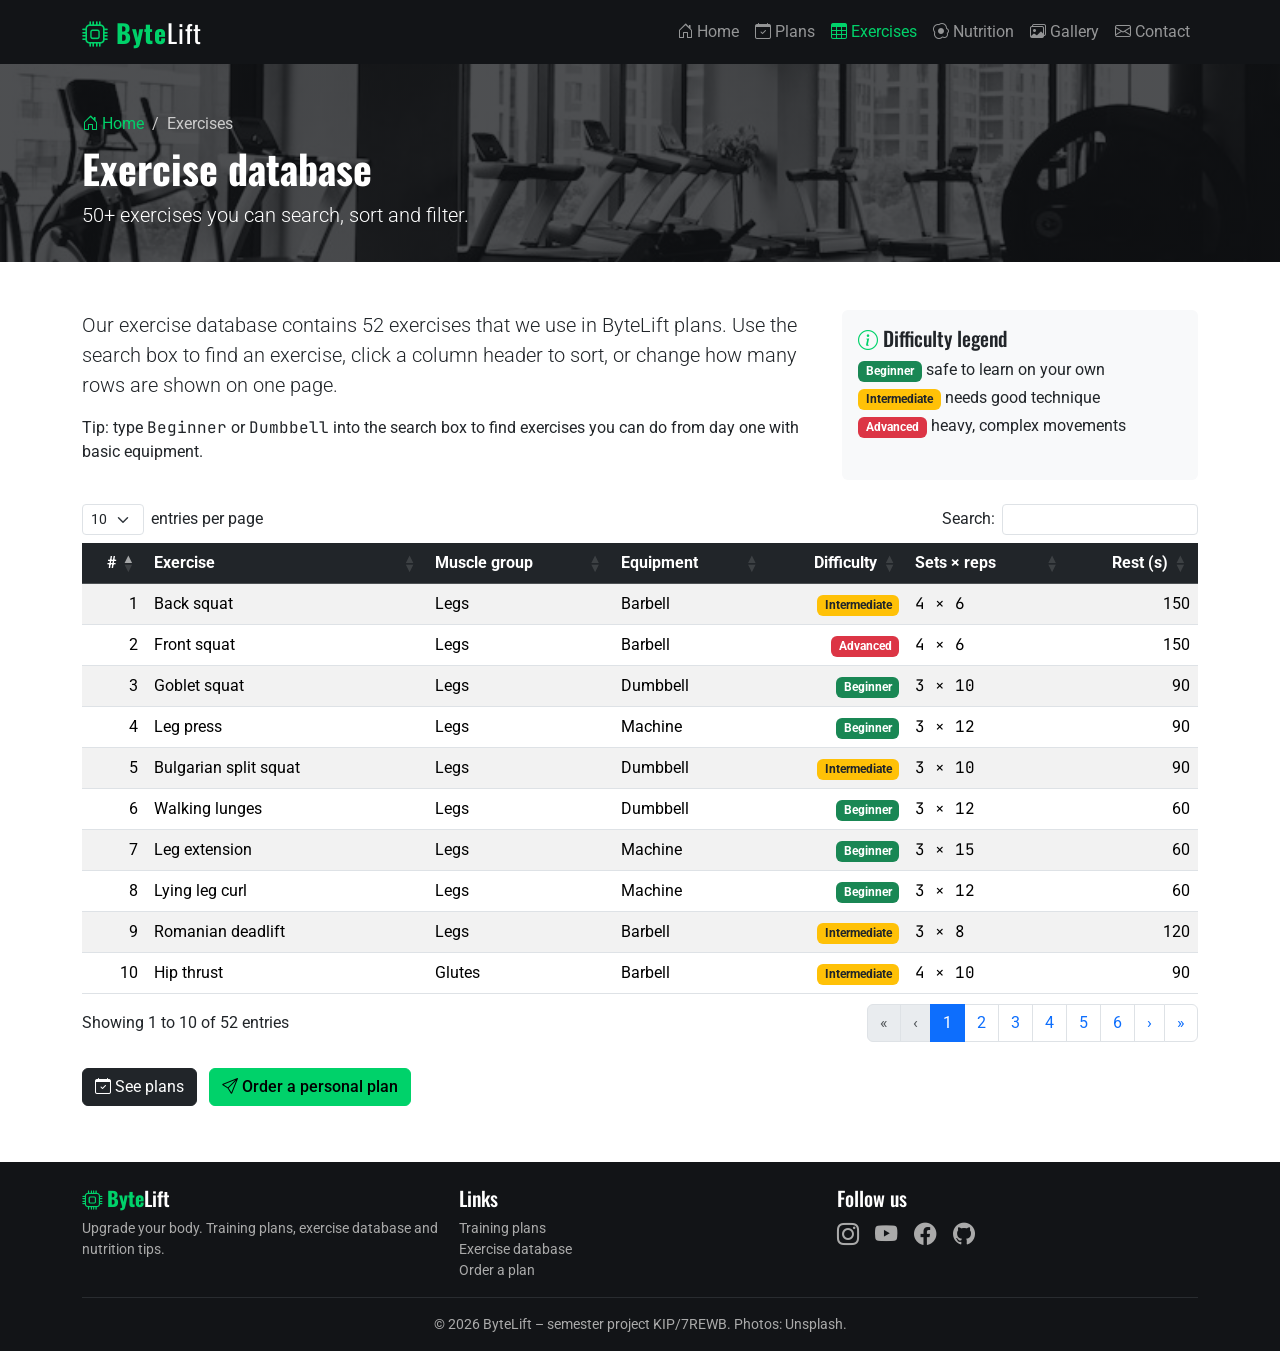
<file: exercises.html>
<!DOCTYPE html>
<html lang="en">

<head>
  <!-- Kódování znaků (aby fungovala diakritika) a nastavení pro mobily:
       viewport říká telefonu, ať stránku nezmenšuje, ale zobrazí ji v šířce displeje.
       Bez tohoto řádku by responzivita na mobilu nefungovala. -->
  <meta charset="utf-8">
  <meta name="viewport" content="width=device-width, initial-scale=1">
  <meta name="description" content="ByteLift - upgrade your body. Training plans, exercise database and nutrition tips.">

  <title>Exercise database | ByteLift</title>
  <!-- ikona webu v záložce prohlížeče -->
  <link rel="icon" href="./favicon.svg" type="image/svg+xml">

  <!-- Styly: 1) Bootstrap 5.3.8, 2) ikony Bootstrap Icons, 3) fonty z Google Fonts,
       4) náš vlastní style.css - je poslední, aby mohl přepsat pravidla Bootstrapu. -->
  <link href="./bootstrap/css/bootstrap.min.css" rel="stylesheet">
  <link href="./icons/bootstrap-icons.css" rel="stylesheet">

  <link rel="preconnect" href="https://fonts.googleapis.com">
  <link rel="preconnect" href="https://fonts.gstatic.com" crossorigin>
  <link href="https://fonts.googleapis.com/css2?family=JetBrains+Mono:wght@400;700&family=Oswald:wght@400;600&family=Roboto:wght@300;400;500&display=swap" rel="stylesheet">

  <link href="./css/dataTables.bootstrap5.css" rel="stylesheet">
  <link href="./style.css" rel="stylesheet">
</head>

<body>

<!-- HLAVIČKA S MENU - stejná na všech stránkách -->
<header>
  <!-- navbar = Bootstrap komponenta menu
       navbar-expand-lg = od šířky 992 px (lg) je menu v řádku, na menších displejích se schová pod "hamburger" tlačítko
       navbar-dark = světlý text pro tmavé pozadí, sticky-top = menu zůstává nahoře při scrollování -->
  <nav class="navbar navbar-expand-lg navbar-dark sticky-top">
    <div class="container">
      <!-- Logo: ikona procesoru + text ByteLift, slovo "Byte" je zelené (třída logo-highlight) -->
      <a class="navbar-brand" href="./index.html">
        <i class="bi bi-cpu"></i> <span class="logo-highlight">Byte</span>Lift
      </a>
      <!-- "Hamburger" tlačítko - vidět jen na mobilu/tabletu. Po kliknutí rozbalí
           prvek s id="navbarCollapse" (data-bs-target), JavaScript k tomu dodává Bootstrap. -->
      <button class="navbar-toggler" type="button" data-bs-toggle="collapse" data-bs-target="#navbarCollapse" aria-controls="navbarCollapse" aria-expanded="false" aria-label="Toggle navigation">
        <span class="navbar-toggler-icon"></span>
      </button>
      <!-- Položky menu. ms-auto = odsune menu doprava. Každá položka má ikonu (<i class="bi ...">).
           Třída active + aria-current označuje stránku, na které právě jsem. -->
      <div class="collapse navbar-collapse" id="navbarCollapse">
        <ul class="navbar-nav ms-auto mb-2 mb-lg-0">
          <li class="nav-item">
            <a class="nav-link" href="./index.html"><i class="bi bi-house-door"></i> Home</a>
          </li>
          <li class="nav-item">
            <a class="nav-link" href="./plans.html"><i class="bi bi-calendar-check"></i> Plans</a>
          </li>
          <li class="nav-item">
            <a class="nav-link active" aria-current="page" href="./exercises.html"><i class="bi bi-table"></i> Exercises</a>
          </li>
          <li class="nav-item">
            <a class="nav-link" href="./nutrition.html"><i class="bi bi-egg-fried"></i> Nutrition</a>
          </li>
          <li class="nav-item">
            <a class="nav-link" href="./gallery.html"><i class="bi bi-images"></i> Gallery</a>
          </li>
          <li class="nav-item">
            <a class="nav-link" href="./contact.html"><i class="bi bi-envelope"></i> Contact</a>
          </li>
        </ul>
      </div>
    </div>
  </nav>
</header>

<main>

  <!-- ZÁHLAVÍ PODSTRÁNKY: tmavý pruh s fotkou (třída page-header ve style.css),
       drobečková navigace (breadcrumb = kde se nacházím: Home / název stránky),
       nadpis stránky a krátký popis -->
  <div class="page-header">
    <div class="container">
      <nav aria-label="breadcrumb">
        <ol class="breadcrumb mb-2">
          <li class="breadcrumb-item"><a href="./index.html"><i class="bi bi-house-door"></i> Home</a></li>
          <li class="breadcrumb-item active" aria-current="page">Exercises</li>
        </ol>
      </nav>
      <h1 class="fw-bold">Exercise database</h1>
      <p class="lead mb-0">50+ exercises you can search, sort and filter.</p>
    </div>
  </div>
  <!-- ÚVOD K TABULCE + vysvětlivky barev obtížnosti (Bootstrap Badge) -->
  <div class="container my-5">
    <div class="row g-4 mb-4">
      <div class="col-lg-8">
        <p class="lead">
          Our exercise database contains 52 exercises that we use in ByteLift plans.
          Use the search box to find an exercise, click a column header to sort, or change how many
          rows are shown on one page.
        </p>
        <p>
          Tip: type <span class="code-font">Beginner</span> or <span class="code-font">Dumbbell</span> into the search box
          to find exercises you can do from day one with basic equipment.
        </p>
      </div>
      <div class="col-lg-4">
        <div class="card border-0 bg-light h-100">
          <div class="card-body">
            <h5 class="card-title"><i class="bi bi-info-circle text-green"></i> Difficulty legend</h5>
            <p class="mb-1"><span class="badge bg-success">Beginner</span> safe to learn on your own</p>
            <p class="mb-1"><span class="badge bg-warning text-dark">Intermediate</span> needs good technique</p>
            <p class="mb-0"><span class="badge bg-danger">Advanced</span> heavy, complex movements</p>
          </div>
        </div>
      </div>
    </div>

    <!-- TABULKA CVIKŮ - 52 záznamů. Je to obyčejná HTML tabulka, vyhledávání, řazení
         a stránkování k ní přidá knihovna DataTables (skript na konci stránky podle id="exercises").
         data-order u obtížnosti = podle čeho se řadí (1 = Beginner, 2 = Intermediate, 3 = Advanced),
         aby se neřadilo podle abecedy. -->
    <table id="exercises" class="table table-striped table-hover" style="width:100%">
      <thead class="table-dark">
        <tr>
          <th>#</th>
          <th>Exercise</th>
          <th>Muscle group</th>
          <th>Equipment</th>
          <th>Difficulty</th>
          <th>Sets &times; reps</th>
          <th>Rest (s)</th>
        </tr>
      </thead>
      <tbody>
            <tr>
              <td>1</td>
              <td>Back squat</td>
              <td>Legs</td>
              <td>Barbell</td>
              <td data-order="2"><span class="badge bg-warning text-dark">Intermediate</span></td>
              <td class="code-font">4 &times; 6</td>
              <td>150</td>
            </tr>
            <tr>
              <td>2</td>
              <td>Front squat</td>
              <td>Legs</td>
              <td>Barbell</td>
              <td data-order="3"><span class="badge bg-danger">Advanced</span></td>
              <td class="code-font">4 &times; 6</td>
              <td>150</td>
            </tr>
            <tr>
              <td>3</td>
              <td>Goblet squat</td>
              <td>Legs</td>
              <td>Dumbbell</td>
              <td data-order="1"><span class="badge bg-success">Beginner</span></td>
              <td class="code-font">3 &times; 10</td>
              <td>90</td>
            </tr>
            <tr>
              <td>4</td>
              <td>Leg press</td>
              <td>Legs</td>
              <td>Machine</td>
              <td data-order="1"><span class="badge bg-success">Beginner</span></td>
              <td class="code-font">3 &times; 12</td>
              <td>90</td>
            </tr>
            <tr>
              <td>5</td>
              <td>Bulgarian split squat</td>
              <td>Legs</td>
              <td>Dumbbell</td>
              <td data-order="2"><span class="badge bg-warning text-dark">Intermediate</span></td>
              <td class="code-font">3 &times; 10</td>
              <td>90</td>
            </tr>
            <tr>
              <td>6</td>
              <td>Walking lunges</td>
              <td>Legs</td>
              <td>Dumbbell</td>
              <td data-order="1"><span class="badge bg-success">Beginner</span></td>
              <td class="code-font">3 &times; 12</td>
              <td>60</td>
            </tr>
            <tr>
              <td>7</td>
              <td>Leg extension</td>
              <td>Legs</td>
              <td>Machine</td>
              <td data-order="1"><span class="badge bg-success">Beginner</span></td>
              <td class="code-font">3 &times; 15</td>
              <td>60</td>
            </tr>
            <tr>
              <td>8</td>
              <td>Lying leg curl</td>
              <td>Legs</td>
              <td>Machine</td>
              <td data-order="1"><span class="badge bg-success">Beginner</span></td>
              <td class="code-font">3 &times; 12</td>
              <td>60</td>
            </tr>
            <tr>
              <td>9</td>
              <td>Romanian deadlift</td>
              <td>Legs</td>
              <td>Barbell</td>
              <td data-order="2"><span class="badge bg-warning text-dark">Intermediate</span></td>
              <td class="code-font">3 &times; 8</td>
              <td>120</td>
            </tr>
            <tr>
              <td>10</td>
              <td>Hip thrust</td>
              <td>Glutes</td>
              <td>Barbell</td>
              <td data-order="2"><span class="badge bg-warning text-dark">Intermediate</span></td>
              <td class="code-font">4 &times; 10</td>
              <td>90</td>
            </tr>
            <tr>
              <td>11</td>
              <td>Glute bridge</td>
              <td>Glutes</td>
              <td>Bodyweight</td>
              <td data-order="1"><span class="badge bg-success">Beginner</span></td>
              <td class="code-font">3 &times; 15</td>
              <td>60</td>
            </tr>
            <tr>
              <td>12</td>
              <td>Cable kickback</td>
              <td>Glutes</td>
              <td>Cable</td>
              <td data-order="1"><span class="badge bg-success">Beginner</span></td>
              <td class="code-font">3 &times; 15</td>
              <td>45</td>
            </tr>
            <tr>
              <td>13</td>
              <td>Standing calf raise</td>
              <td>Calves</td>
              <td>Machine</td>
              <td data-order="1"><span class="badge bg-success">Beginner</span></td>
              <td class="code-font">4 &times; 15</td>
              <td>45</td>
            </tr>
            <tr>
              <td>14</td>
              <td>Seated calf raise</td>
              <td>Calves</td>
              <td>Machine</td>
              <td data-order="1"><span class="badge bg-success">Beginner</span></td>
              <td class="code-font">4 &times; 15</td>
              <td>45</td>
            </tr>
            <tr>
              <td>15</td>
              <td>Deadlift</td>
              <td>Back</td>
              <td>Barbell</td>
              <td data-order="3"><span class="badge bg-danger">Advanced</span></td>
              <td class="code-font">3 &times; 5</td>
              <td>180</td>
            </tr>
            <tr>
              <td>16</td>
              <td>Pull-up</td>
              <td>Back</td>
              <td>Bodyweight</td>
              <td data-order="2"><span class="badge bg-warning text-dark">Intermediate</span></td>
              <td class="code-font">4 &times; 8</td>
              <td>120</td>
            </tr>
            <tr>
              <td>17</td>
              <td>Chin-up</td>
              <td>Back</td>
              <td>Bodyweight</td>
              <td data-order="2"><span class="badge bg-warning text-dark">Intermediate</span></td>
              <td class="code-font">3 &times; 8</td>
              <td>120</td>
            </tr>
            <tr>
              <td>18</td>
              <td>Lat pulldown</td>
              <td>Back</td>
              <td>Cable</td>
              <td data-order="1"><span class="badge bg-success">Beginner</span></td>
              <td class="code-font">3 &times; 12</td>
              <td>90</td>
            </tr>
            <tr>
              <td>19</td>
              <td>Barbell row</td>
              <td>Back</td>
              <td>Barbell</td>
              <td data-order="2"><span class="badge bg-warning text-dark">Intermediate</span></td>
              <td class="code-font">4 &times; 8</td>
              <td>120</td>
            </tr>
            <tr>
              <td>20</td>
              <td>One-arm dumbbell row</td>
              <td>Back</td>
              <td>Dumbbell</td>
              <td data-order="1"><span class="badge bg-success">Beginner</span></td>
              <td class="code-font">3 &times; 10</td>
              <td>60</td>
            </tr>
            <tr>
              <td>21</td>
              <td>Seated cable row</td>
              <td>Back</td>
              <td>Cable</td>
              <td data-order="1"><span class="badge bg-success">Beginner</span></td>
              <td class="code-font">3 &times; 12</td>
              <td>90</td>
            </tr>
            <tr>
              <td>22</td>
              <td>T-bar row</td>
              <td>Back</td>
              <td>Barbell</td>
              <td data-order="2"><span class="badge bg-warning text-dark">Intermediate</span></td>
              <td class="code-font">3 &times; 10</td>
              <td>90</td>
            </tr>
            <tr>
              <td>23</td>
              <td>Face pull</td>
              <td>Shoulders</td>
              <td>Cable</td>
              <td data-order="1"><span class="badge bg-success">Beginner</span></td>
              <td class="code-font">3 &times; 15</td>
              <td>60</td>
            </tr>
            <tr>
              <td>24</td>
              <td>Overhead press</td>
              <td>Shoulders</td>
              <td>Barbell</td>
              <td data-order="2"><span class="badge bg-warning text-dark">Intermediate</span></td>
              <td class="code-font">4 &times; 6</td>
              <td>120</td>
            </tr>
            <tr>
              <td>25</td>
              <td>Seated dumbbell press</td>
              <td>Shoulders</td>
              <td>Dumbbell</td>
              <td data-order="1"><span class="badge bg-success">Beginner</span></td>
              <td class="code-font">3 &times; 10</td>
              <td>90</td>
            </tr>
            <tr>
              <td>26</td>
              <td>Lateral raise</td>
              <td>Shoulders</td>
              <td>Dumbbell</td>
              <td data-order="1"><span class="badge bg-success">Beginner</span></td>
              <td class="code-font">3 &times; 15</td>
              <td>45</td>
            </tr>
            <tr>
              <td>27</td>
              <td>Rear delt fly</td>
              <td>Shoulders</td>
              <td>Dumbbell</td>
              <td data-order="1"><span class="badge bg-success">Beginner</span></td>
              <td class="code-font">3 &times; 15</td>
              <td>45</td>
            </tr>
            <tr>
              <td>28</td>
              <td>Arnold press</td>
              <td>Shoulders</td>
              <td>Dumbbell</td>
              <td data-order="2"><span class="badge bg-warning text-dark">Intermediate</span></td>
              <td class="code-font">3 &times; 10</td>
              <td>90</td>
            </tr>
            <tr>
              <td>29</td>
              <td>Bench press</td>
              <td>Chest</td>
              <td>Barbell</td>
              <td data-order="2"><span class="badge bg-warning text-dark">Intermediate</span></td>
              <td class="code-font">4 &times; 6</td>
              <td>150</td>
            </tr>
            <tr>
              <td>30</td>
              <td>Incline bench press</td>
              <td>Chest</td>
              <td>Barbell</td>
              <td data-order="2"><span class="badge bg-warning text-dark">Intermediate</span></td>
              <td class="code-font">4 &times; 8</td>
              <td>120</td>
            </tr>
            <tr>
              <td>31</td>
              <td>Dumbbell bench press</td>
              <td>Chest</td>
              <td>Dumbbell</td>
              <td data-order="1"><span class="badge bg-success">Beginner</span></td>
              <td class="code-font">3 &times; 10</td>
              <td>90</td>
            </tr>
            <tr>
              <td>32</td>
              <td>Incline dumbbell press</td>
              <td>Chest</td>
              <td>Dumbbell</td>
              <td data-order="1"><span class="badge bg-success">Beginner</span></td>
              <td class="code-font">3 &times; 10</td>
              <td>90</td>
            </tr>
            <tr>
              <td>33</td>
              <td>Machine chest press</td>
              <td>Chest</td>
              <td>Machine</td>
              <td data-order="1"><span class="badge bg-success">Beginner</span></td>
              <td class="code-font">3 &times; 12</td>
              <td>90</td>
            </tr>
            <tr>
              <td>34</td>
              <td>Cable crossover</td>
              <td>Chest</td>
              <td>Cable</td>
              <td data-order="2"><span class="badge bg-warning text-dark">Intermediate</span></td>
              <td class="code-font">3 &times; 12</td>
              <td>60</td>
            </tr>
            <tr>
              <td>35</td>
              <td>Push-up</td>
              <td>Chest</td>
              <td>Bodyweight</td>
              <td data-order="1"><span class="badge bg-success">Beginner</span></td>
              <td class="code-font">3 &times; 15</td>
              <td>60</td>
            </tr>
            <tr>
              <td>36</td>
              <td>Dips</td>
              <td>Chest</td>
              <td>Bodyweight</td>
              <td data-order="2"><span class="badge bg-warning text-dark">Intermediate</span></td>
              <td class="code-font">3 &times; 10</td>
              <td>90</td>
            </tr>
            <tr>
              <td>37</td>
              <td>Barbell curl</td>
              <td>Biceps</td>
              <td>Barbell</td>
              <td data-order="1"><span class="badge bg-success">Beginner</span></td>
              <td class="code-font">3 &times; 10</td>
              <td>60</td>
            </tr>
            <tr>
              <td>38</td>
              <td>Hammer curl</td>
              <td>Biceps</td>
              <td>Dumbbell</td>
              <td data-order="1"><span class="badge bg-success">Beginner</span></td>
              <td class="code-font">3 &times; 12</td>
              <td>60</td>
            </tr>
            <tr>
              <td>39</td>
              <td>Incline dumbbell curl</td>
              <td>Biceps</td>
              <td>Dumbbell</td>
              <td data-order="2"><span class="badge bg-warning text-dark">Intermediate</span></td>
              <td class="code-font">3 &times; 12</td>
              <td>60</td>
            </tr>
            <tr>
              <td>40</td>
              <td>Cable curl</td>
              <td>Biceps</td>
              <td>Cable</td>
              <td data-order="1"><span class="badge bg-success">Beginner</span></td>
              <td class="code-font">3 &times; 15</td>
              <td>45</td>
            </tr>
            <tr>
              <td>41</td>
              <td>Triceps pushdown</td>
              <td>Triceps</td>
              <td>Cable</td>
              <td data-order="1"><span class="badge bg-success">Beginner</span></td>
              <td class="code-font">3 &times; 12</td>
              <td>60</td>
            </tr>
            <tr>
              <td>42</td>
              <td>Skull crusher</td>
              <td>Triceps</td>
              <td>Barbell</td>
              <td data-order="2"><span class="badge bg-warning text-dark">Intermediate</span></td>
              <td class="code-font">3 &times; 10</td>
              <td>60</td>
            </tr>
            <tr>
              <td>43</td>
              <td>Overhead triceps extension</td>
              <td>Triceps</td>
              <td>Dumbbell</td>
              <td data-order="1"><span class="badge bg-success">Beginner</span></td>
              <td class="code-font">3 &times; 12</td>
              <td>60</td>
            </tr>
            <tr>
              <td>44</td>
              <td>Close-grip bench press</td>
              <td>Triceps</td>
              <td>Barbell</td>
              <td data-order="2"><span class="badge bg-warning text-dark">Intermediate</span></td>
              <td class="code-font">3 &times; 8</td>
              <td>90</td>
            </tr>
            <tr>
              <td>45</td>
              <td>Plank</td>
              <td>Core</td>
              <td>Bodyweight</td>
              <td data-order="1"><span class="badge bg-success">Beginner</span></td>
              <td class="code-font">3 &times; 45 s</td>
              <td>45</td>
            </tr>
            <tr>
              <td>46</td>
              <td>Hanging leg raise</td>
              <td>Core</td>
              <td>Bodyweight</td>
              <td data-order="3"><span class="badge bg-danger">Advanced</span></td>
              <td class="code-font">3 &times; 12</td>
              <td>60</td>
            </tr>
            <tr>
              <td>47</td>
              <td>Cable crunch</td>
              <td>Core</td>
              <td>Cable</td>
              <td data-order="2"><span class="badge bg-warning text-dark">Intermediate</span></td>
              <td class="code-font">3 &times; 15</td>
              <td>45</td>
            </tr>
            <tr>
              <td>48</td>
              <td>Russian twist</td>
              <td>Core</td>
              <td>Bodyweight</td>
              <td data-order="1"><span class="badge bg-success">Beginner</span></td>
              <td class="code-font">3 &times; 20</td>
              <td>45</td>
            </tr>
            <tr>
              <td>49</td>
              <td>Ab wheel rollout</td>
              <td>Core</td>
              <td>Bodyweight</td>
              <td data-order="3"><span class="badge bg-danger">Advanced</span></td>
              <td class="code-font">3 &times; 10</td>
              <td>60</td>
            </tr>
            <tr>
              <td>50</td>
              <td>Farmer&#39;s walk</td>
              <td>Full body</td>
              <td>Dumbbell</td>
              <td data-order="2"><span class="badge bg-warning text-dark">Intermediate</span></td>
              <td class="code-font">3 &times; 40 m</td>
              <td>90</td>
            </tr>
            <tr>
              <td>51</td>
              <td>Kettlebell swing</td>
              <td>Full body</td>
              <td>Kettlebell</td>
              <td data-order="2"><span class="badge bg-warning text-dark">Intermediate</span></td>
              <td class="code-font">4 &times; 15</td>
              <td>60</td>
            </tr>
            <tr>
              <td>52</td>
              <td>Burpee</td>
              <td>Full body</td>
              <td>Bodyweight</td>
              <td data-order="2"><span class="badge bg-warning text-dark">Intermediate</span></td>
              <td class="code-font">3 &times; 12</td>
              <td>60</td>
            </tr>
      </tbody>
    </table>

    <div class="mt-4">
      <a href="./plans.html" class="btn btn-dark me-2 mb-2"><i class="bi bi-calendar-check"></i> See plans</a>
      <a href="./contact.html" class="btn btn-green mb-2"><i class="bi bi-send"></i> Order a personal plan</a>
    </div>
  </div>

</main>

<!-- PATIČKA - stejná na všech stránkách
     row-cols-1 row-cols-md-3 = na mobilu 1 sloupec pod sebou, od 768 px (md) 3 sloupce vedle sebe -->
<footer class="pt-4 pb-3 mt-auto">
  <div class="container">
    <div class="row row-cols-1 row-cols-md-3 g-3">
      <div class="col">
        <h5 class="text-white"><i class="bi bi-cpu text-green"></i> <span class="logo-highlight">Byte</span>Lift</h5>
        <p class="small mb-0">Upgrade your body. Training plans, exercise database and nutrition tips.</p>
      </div>
      <div class="col">
        <h5 class="text-white">Links</h5>
        <ul class="list-unstyled small mb-0">
          <li><a href="./plans.html">Training plans</a></li>
          <li><a href="./exercises.html">Exercise database</a></li>
          <li><a href="./contact.html">Order a plan</a></li>
        </ul>
      </div>
      <div class="col">
        <h5 class="text-white">Follow us</h5>
        <div class="social">
          <a href="#" aria-label="Instagram"><i class="bi bi-instagram"></i></a>
          <a href="#" aria-label="YouTube"><i class="bi bi-youtube"></i></a>
          <a href="#" aria-label="Facebook"><i class="bi bi-facebook"></i></a>
          <a href="#" aria-label="GitHub"><i class="bi bi-github"></i></a>
        </div>
      </div>
    </div>
    <hr class="border-secondary">
    <p class="text-center small mb-0">&copy; 2026 ByteLift &ndash; semester project KIP/7REWB. Photos: <a href="https://unsplash.com" target="_blank" rel="noopener">Unsplash</a>.</p>
  </div>
</footer>

<!-- JavaScript Bootstrapu - díky němu fungují menu na mobilu, karusel, záložky,
     modální okna a akordeon. Načítá se až na konci, aby se nejdřív zobrazil obsah. -->
<script src="./bootstrap/js/bootstrap.bundle.min.js"></script>
<!-- Knihovny pro tabulku: jQuery (DataTables ho potřebuje), DataTables a její vzhled pro Bootstrap 5 -->
<script src="./js/jquery-3.7.1.js"></script>
<script src="./js/dataTables.js"></script>
<script src="./js/dataTables.bootstrap5.js"></script>
<!-- Spuštění DataTables: z obyčejné HTML tabulky s id="exercises" udělá
     tabulku s vyhledáváním, řazením podle sloupců a stránkováním.
     $(document).ready = počkej, až se načte celá stránka (jQuery zápis). -->
<script>
  $(document).ready(function () {
    $('#exercises').DataTable({
      pageLength: 10,               // na jedné stránce je 10 řádků
      lengthMenu: [5, 10, 25, 50]   // možnosti v nabídce "entries per page"
    });
  });
</script>

</body>
</html>
</file>
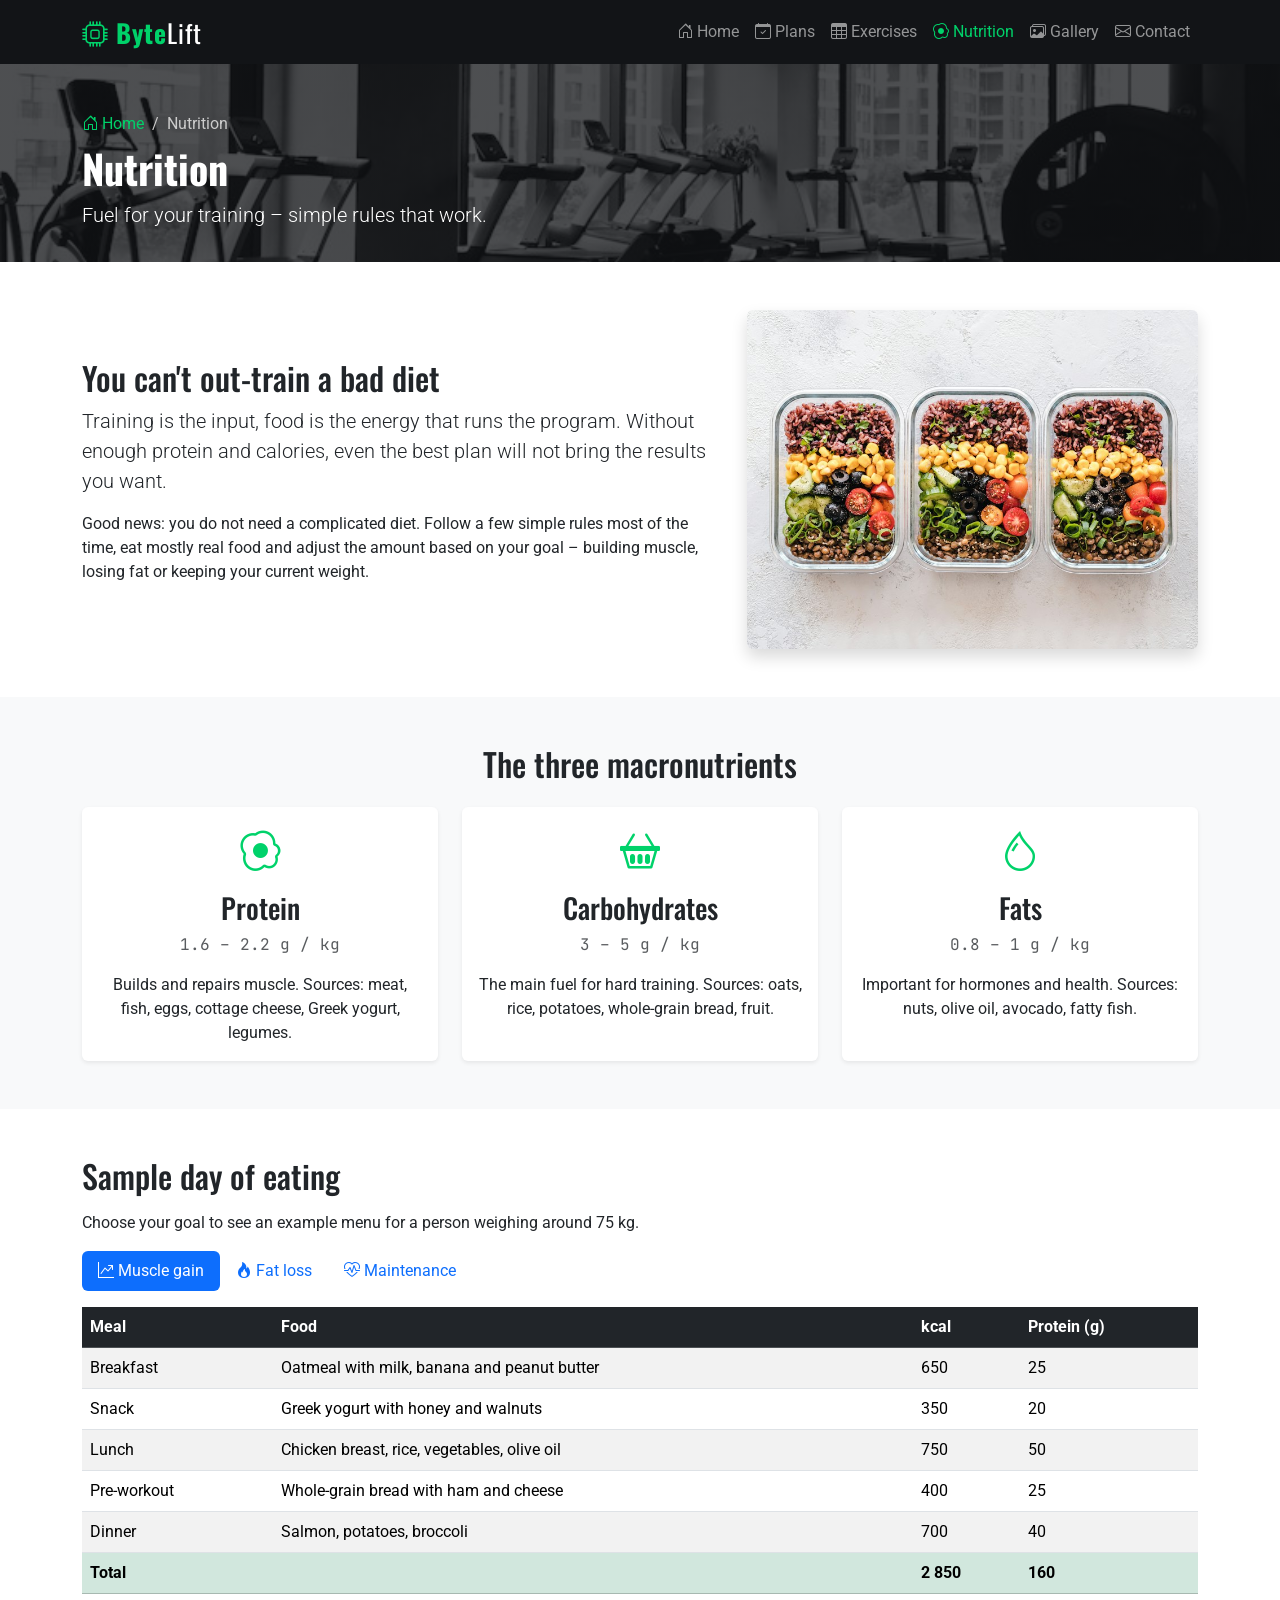
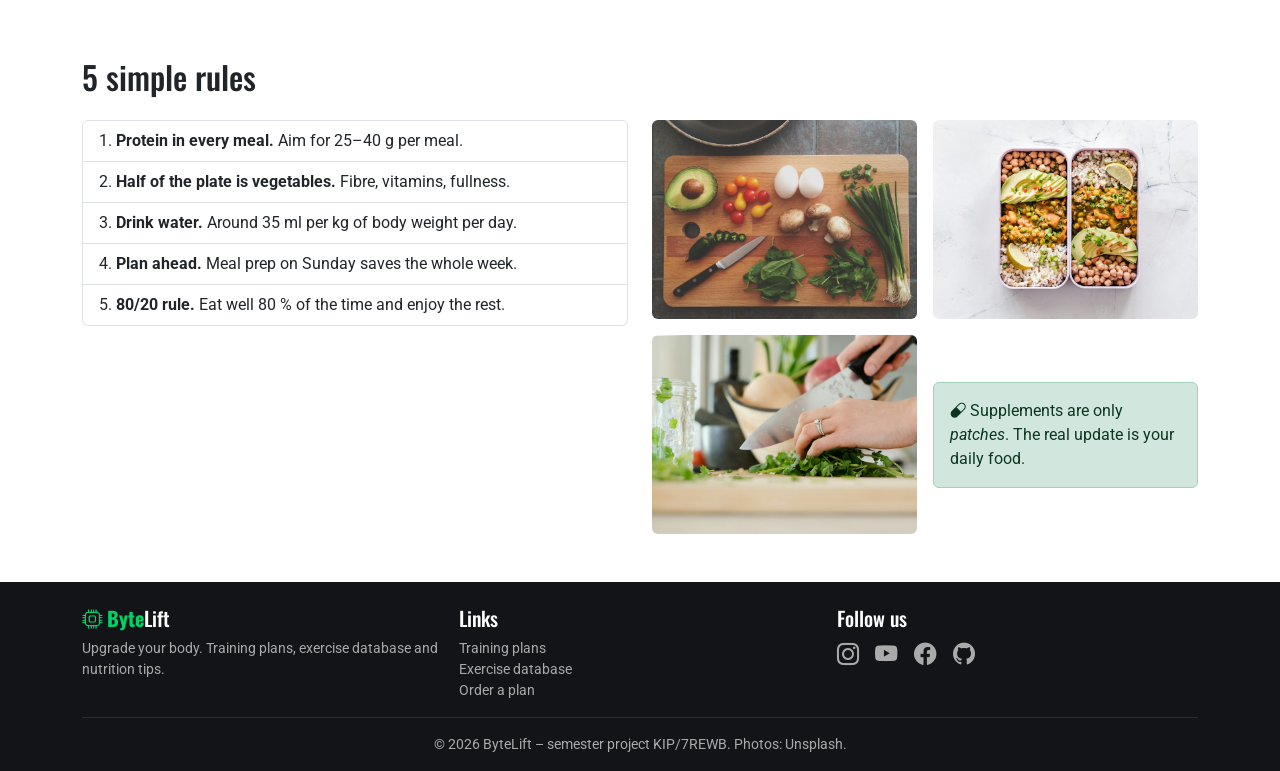
<file: nutrition.html>
<!DOCTYPE html>
<html lang="en">

<head>
  <!-- Kódování znaků (aby fungovala diakritika) a nastavení pro mobily:
       viewport říká telefonu, ať stránku nezmenšuje, ale zobrazí ji v šířce displeje.
       Bez tohoto řádku by responzivita na mobilu nefungovala. -->
  <meta charset="utf-8">
  <meta name="viewport" content="width=device-width, initial-scale=1">
  <meta name="description" content="ByteLift - upgrade your body. Training plans, exercise database and nutrition tips.">

  <title>Nutrition | ByteLift</title>
  <!-- ikona webu v záložce prohlížeče -->
  <link rel="icon" href="./favicon.svg" type="image/svg+xml">

  <!-- Styly: 1) Bootstrap 5.3.8, 2) ikony Bootstrap Icons, 3) fonty z Google Fonts,
       4) náš vlastní style.css - je poslední, aby mohl přepsat pravidla Bootstrapu. -->
  <link href="./bootstrap/css/bootstrap.min.css" rel="stylesheet">
  <link href="./icons/bootstrap-icons.css" rel="stylesheet">

  <link rel="preconnect" href="https://fonts.googleapis.com">
  <link rel="preconnect" href="https://fonts.gstatic.com" crossorigin>
  <link href="https://fonts.googleapis.com/css2?family=JetBrains+Mono:wght@400;700&family=Oswald:wght@400;600&family=Roboto:wght@300;400;500&display=swap" rel="stylesheet">

  <link href="./style.css" rel="stylesheet">
</head>

<body>

<!-- HLAVIČKA S MENU - stejná na všech stránkách -->
<header>
  <!-- navbar = Bootstrap komponenta menu
       navbar-expand-lg = od šířky 992 px (lg) je menu v řádku, na menších displejích se schová pod "hamburger" tlačítko
       navbar-dark = světlý text pro tmavé pozadí, sticky-top = menu zůstává nahoře při scrollování -->
  <nav class="navbar navbar-expand-lg navbar-dark sticky-top">
    <div class="container">
      <!-- Logo: ikona procesoru + text ByteLift, slovo "Byte" je zelené (třída logo-highlight) -->
      <a class="navbar-brand" href="./index.html">
        <i class="bi bi-cpu"></i> <span class="logo-highlight">Byte</span>Lift
      </a>
      <!-- "Hamburger" tlačítko - vidět jen na mobilu/tabletu. Po kliknutí rozbalí
           prvek s id="navbarCollapse" (data-bs-target), JavaScript k tomu dodává Bootstrap. -->
      <button class="navbar-toggler" type="button" data-bs-toggle="collapse" data-bs-target="#navbarCollapse" aria-controls="navbarCollapse" aria-expanded="false" aria-label="Toggle navigation">
        <span class="navbar-toggler-icon"></span>
      </button>
      <!-- Položky menu. ms-auto = odsune menu doprava. Každá položka má ikonu (<i class="bi ...">).
           Třída active + aria-current označuje stránku, na které právě jsem. -->
      <div class="collapse navbar-collapse" id="navbarCollapse">
        <ul class="navbar-nav ms-auto mb-2 mb-lg-0">
          <li class="nav-item">
            <a class="nav-link" href="./index.html"><i class="bi bi-house-door"></i> Home</a>
          </li>
          <li class="nav-item">
            <a class="nav-link" href="./plans.html"><i class="bi bi-calendar-check"></i> Plans</a>
          </li>
          <li class="nav-item">
            <a class="nav-link" href="./exercises.html"><i class="bi bi-table"></i> Exercises</a>
          </li>
          <li class="nav-item">
            <a class="nav-link active" aria-current="page" href="./nutrition.html"><i class="bi bi-egg-fried"></i> Nutrition</a>
          </li>
          <li class="nav-item">
            <a class="nav-link" href="./gallery.html"><i class="bi bi-images"></i> Gallery</a>
          </li>
          <li class="nav-item">
            <a class="nav-link" href="./contact.html"><i class="bi bi-envelope"></i> Contact</a>
          </li>
        </ul>
      </div>
    </div>
  </nav>
</header>

<main>

  <!-- ZÁHLAVÍ PODSTRÁNKY: tmavý pruh s fotkou (třída page-header ve style.css),
       drobečková navigace (breadcrumb = kde se nacházím: Home / název stránky),
       nadpis stránky a krátký popis -->
  <div class="page-header">
    <div class="container">
      <nav aria-label="breadcrumb">
        <ol class="breadcrumb mb-2">
          <li class="breadcrumb-item"><a href="./index.html"><i class="bi bi-house-door"></i> Home</a></li>
          <li class="breadcrumb-item active" aria-current="page">Nutrition</li>
        </ol>
      </nav>
      <h1 class="fw-bold">Nutrition</h1>
      <p class="lead mb-0">Fuel for your training &ndash; simple rules that work.</p>
    </div>
  </div>
  <!-- ÚVOD: text vlevo (col-lg-7), fotka vpravo (col-lg-5), na mobilu pod sebou -->
  <div class="container my-5">
    <div class="row g-4 align-items-center">
      <div class="col-lg-7">
        <h2>You can't out-train a bad diet</h2>
        <p class="lead">
          Training is the input, food is the energy that runs the program. Without enough protein and
          calories, even the best plan will not bring the results you want.
        </p>
        <p>
          Good news: you do not need a complicated diet. Follow a few simple rules most of the time,
          eat mostly real food and adjust the amount based on your goal &ndash; building muscle,
          losing fat or keeping your current weight.
        </p>
      </div>
      <div class="col-lg-5">
        <img src="./photos/food-1.jpg" class="img-fluid rounded shadow" alt="Meal prep containers with rice and vegetables">
      </div>
    </div>
  </div>

  <!-- MAKROŽIVINY: 3 karty (Bootstrap Card) s ikonou, 3 vedle sebe od 768 px -->
  <div class="bg-light py-5">
    <div class="container">
      <h2 class="text-center mb-4">The three macronutrients</h2>
      <div class="row row-cols-1 row-cols-md-3 g-4">
        <div class="col">
          <div class="card h-100 text-center border-0 shadow-sm">
            <div class="card-body">
              <i class="bi bi-egg-fried feature-icon"></i>
              <h3 class="card-title mt-2">Protein</h3>
              <p class="code-font text-muted">1.6 &ndash; 2.2 g / kg</p>
              <p class="card-text">Builds and repairs muscle. Sources: meat, fish, eggs, cottage cheese, Greek yogurt, legumes.</p>
            </div>
          </div>
        </div>
        <div class="col">
          <div class="card h-100 text-center border-0 shadow-sm">
            <div class="card-body">
              <i class="bi bi-basket2 feature-icon"></i>
              <h3 class="card-title mt-2">Carbohydrates</h3>
              <p class="code-font text-muted">3 &ndash; 5 g / kg</p>
              <p class="card-text">The main fuel for hard training. Sources: oats, rice, potatoes, whole-grain bread, fruit.</p>
            </div>
          </div>
        </div>
        <div class="col">
          <div class="card h-100 text-center border-0 shadow-sm">
            <div class="card-body">
              <i class="bi bi-droplet feature-icon"></i>
              <h3 class="card-title mt-2">Fats</h3>
              <p class="code-font text-muted">0.8 &ndash; 1 g / kg</p>
              <p class="card-text">Important for hormones and health. Sources: nuts, olive oil, avocado, fatty fish.</p>
            </div>
          </div>
        </div>
      </div>
    </div>
  </div>

  <!-- UKÁZKOVÉ JÍDELNÍČKY v záložkách. Je to stejná komponenta jako záložky na úvodní stránce,
       jen ve vzhledu "pills" (nav-pills, data-bs-toggle="pill"). Každá záložka obsahuje tabulku. -->
  <div class="container my-5">
    <h2 class="mb-3">Sample day of eating</h2>
    <p>Choose your goal to see an example menu for a person weighing around 75 kg.</p>

    <ul class="nav nav-pills mb-3" id="mealTab" role="tablist">
      <li class="nav-item" role="presentation">
        <button class="nav-link active" id="bulk-tab" data-bs-toggle="pill" data-bs-target="#bulk-pane" type="button" role="tab" aria-controls="bulk-pane" aria-selected="true">
          <i class="bi bi-graph-up-arrow"></i> Muscle gain
        </button>
      </li>
      <li class="nav-item" role="presentation">
        <button class="nav-link" id="cut-tab" data-bs-toggle="pill" data-bs-target="#cut-pane" type="button" role="tab" aria-controls="cut-pane" aria-selected="false">
          <i class="bi bi-fire"></i> Fat loss
        </button>
      </li>
      <li class="nav-item" role="presentation">
        <button class="nav-link" id="maintain-tab" data-bs-toggle="pill" data-bs-target="#maintain-pane" type="button" role="tab" aria-controls="maintain-pane" aria-selected="false">
          <i class="bi bi-heart-pulse"></i> Maintenance
        </button>
      </li>
    </ul>

    <div class="tab-content" id="mealTabContent">
      <div class="tab-pane fade show active" id="bulk-pane" role="tabpanel" aria-labelledby="bulk-tab" tabindex="0">
        <div class="table-responsive">
          <table class="table table-striped align-middle">
            <thead class="table-dark">
              <tr><th>Meal</th><th>Food</th><th>kcal</th><th>Protein (g)</th></tr>
            </thead>
            <tbody>
              <tr><td>Breakfast</td><td>Oatmeal with milk, banana and peanut butter</td><td>650</td><td>25</td></tr>
              <tr><td>Snack</td><td>Greek yogurt with honey and walnuts</td><td>350</td><td>20</td></tr>
              <tr><td>Lunch</td><td>Chicken breast, rice, vegetables, olive oil</td><td>750</td><td>50</td></tr>
              <tr><td>Pre-workout</td><td>Whole-grain bread with ham and cheese</td><td>400</td><td>25</td></tr>
              <tr><td>Dinner</td><td>Salmon, potatoes, broccoli</td><td>700</td><td>40</td></tr>
              <tr class="table-success fw-bold"><td colspan="2">Total</td><td>2 850</td><td>160</td></tr>
            </tbody>
          </table>
        </div>
      </div>
      <div class="tab-pane fade" id="cut-pane" role="tabpanel" aria-labelledby="cut-tab" tabindex="0">
        <div class="table-responsive">
          <table class="table table-striped align-middle">
            <thead class="table-dark">
              <tr><th>Meal</th><th>Food</th><th>kcal</th><th>Protein (g)</th></tr>
            </thead>
            <tbody>
              <tr><td>Breakfast</td><td>Scrambled eggs (3) with vegetables and one slice of bread</td><td>400</td><td>25</td></tr>
              <tr><td>Snack</td><td>Cottage cheese with berries</td><td>200</td><td>20</td></tr>
              <tr><td>Lunch</td><td>Turkey breast, bulgur, big salad</td><td>550</td><td>45</td></tr>
              <tr><td>Snack</td><td>Protein shake and an apple</td><td>220</td><td>25</td></tr>
              <tr><td>Dinner</td><td>Cod, roasted vegetables, potatoes</td><td>480</td><td>40</td></tr>
              <tr class="table-success fw-bold"><td colspan="2">Total</td><td>1 850</td><td>155</td></tr>
            </tbody>
          </table>
        </div>
      </div>
      <div class="tab-pane fade" id="maintain-pane" role="tabpanel" aria-labelledby="maintain-tab" tabindex="0">
        <div class="table-responsive">
          <table class="table table-striped align-middle">
            <thead class="table-dark">
              <tr><th>Meal</th><th>Food</th><th>kcal</th><th>Protein (g)</th></tr>
            </thead>
            <tbody>
              <tr><td>Breakfast</td><td>Whole-grain toast, eggs (2), avocado</td><td>500</td><td>22</td></tr>
              <tr><td>Snack</td><td>Skyr with fruit</td><td>250</td><td>20</td></tr>
              <tr><td>Lunch</td><td>Beef, pasta, tomato sauce, salad</td><td>700</td><td>45</td></tr>
              <tr><td>Snack</td><td>Handful of nuts and a banana</td><td>300</td><td>7</td></tr>
              <tr><td>Dinner</td><td>Chicken wrap with vegetables and yogurt dressing</td><td>550</td><td>40</td></tr>
              <tr class="table-success fw-bold"><td colspan="2">Total</td><td>2 300</td><td>134</td></tr>
            </tbody>
          </table>
        </div>
      </div>
    </div>
  </div>

  <!-- PRAVIDLA: číslovaný seznam (Bootstrap List group) a vedle mřížka 2×2 s fotkami a upozorněním (Alert) -->
  <div class="container mb-5">
    <h2 class="mb-4">5 simple rules</h2>
    <div class="row g-4">
      <div class="col-lg-6">
        <ol class="list-group list-group-numbered">
          <li class="list-group-item"><strong>Protein in every meal.</strong> Aim for 25&ndash;40 g per meal.</li>
          <li class="list-group-item"><strong>Half of the plate is vegetables.</strong> Fibre, vitamins, fullness.</li>
          <li class="list-group-item"><strong>Drink water.</strong> Around 35 ml per kg of body weight per day.</li>
          <li class="list-group-item"><strong>Plan ahead.</strong> Meal prep on Sunday saves the whole week.</li>
          <li class="list-group-item"><strong>80/20 rule.</strong> Eat well 80 % of the time and enjoy the rest.</li>
        </ol>
      </div>
      <div class="col-lg-6">
        <div class="row row-cols-2 g-3">
          <div class="col"><img src="./photos/food-2.jpg" class="img-fluid rounded" alt="Avocado, tomatoes, eggs and mushrooms"></div>
          <div class="col"><img src="./photos/food-3.jpg" class="img-fluid rounded" alt="Cooked food on a tray"></div>
          <div class="col"><img src="./photos/food-4.jpg" class="img-fluid rounded" alt="Person cutting vegetables"></div>
          <div class="col d-flex align-items-center">
            <div class="alert alert-success mb-0 w-100">
              <i class="bi bi-capsule"></i> Supplements are only <em>patches</em>. The real update is your daily food.
            </div>
          </div>
        </div>
      </div>
    </div>
  </div>

</main>

<!-- PATIČKA - stejná na všech stránkách
     row-cols-1 row-cols-md-3 = na mobilu 1 sloupec pod sebou, od 768 px (md) 3 sloupce vedle sebe -->
<footer class="pt-4 pb-3 mt-auto">
  <div class="container">
    <div class="row row-cols-1 row-cols-md-3 g-3">
      <div class="col">
        <h5 class="text-white"><i class="bi bi-cpu text-green"></i> <span class="logo-highlight">Byte</span>Lift</h5>
        <p class="small mb-0">Upgrade your body. Training plans, exercise database and nutrition tips.</p>
      </div>
      <div class="col">
        <h5 class="text-white">Links</h5>
        <ul class="list-unstyled small mb-0">
          <li><a href="./plans.html">Training plans</a></li>
          <li><a href="./exercises.html">Exercise database</a></li>
          <li><a href="./contact.html">Order a plan</a></li>
        </ul>
      </div>
      <div class="col">
        <h5 class="text-white">Follow us</h5>
        <div class="social">
          <a href="#" aria-label="Instagram"><i class="bi bi-instagram"></i></a>
          <a href="#" aria-label="YouTube"><i class="bi bi-youtube"></i></a>
          <a href="#" aria-label="Facebook"><i class="bi bi-facebook"></i></a>
          <a href="#" aria-label="GitHub"><i class="bi bi-github"></i></a>
        </div>
      </div>
    </div>
    <hr class="border-secondary">
    <p class="text-center small mb-0">&copy; 2026 ByteLift &ndash; semester project KIP/7REWB. Photos: <a href="https://unsplash.com" target="_blank" rel="noopener">Unsplash</a>.</p>
  </div>
</footer>

<!-- JavaScript Bootstrapu - díky němu fungují menu na mobilu, karusel, záložky,
     modální okna a akordeon. Načítá se až na konci, aby se nejdřív zobrazil obsah. -->
<script src="./bootstrap/js/bootstrap.bundle.min.js"></script>

</body>
</html>
</file>
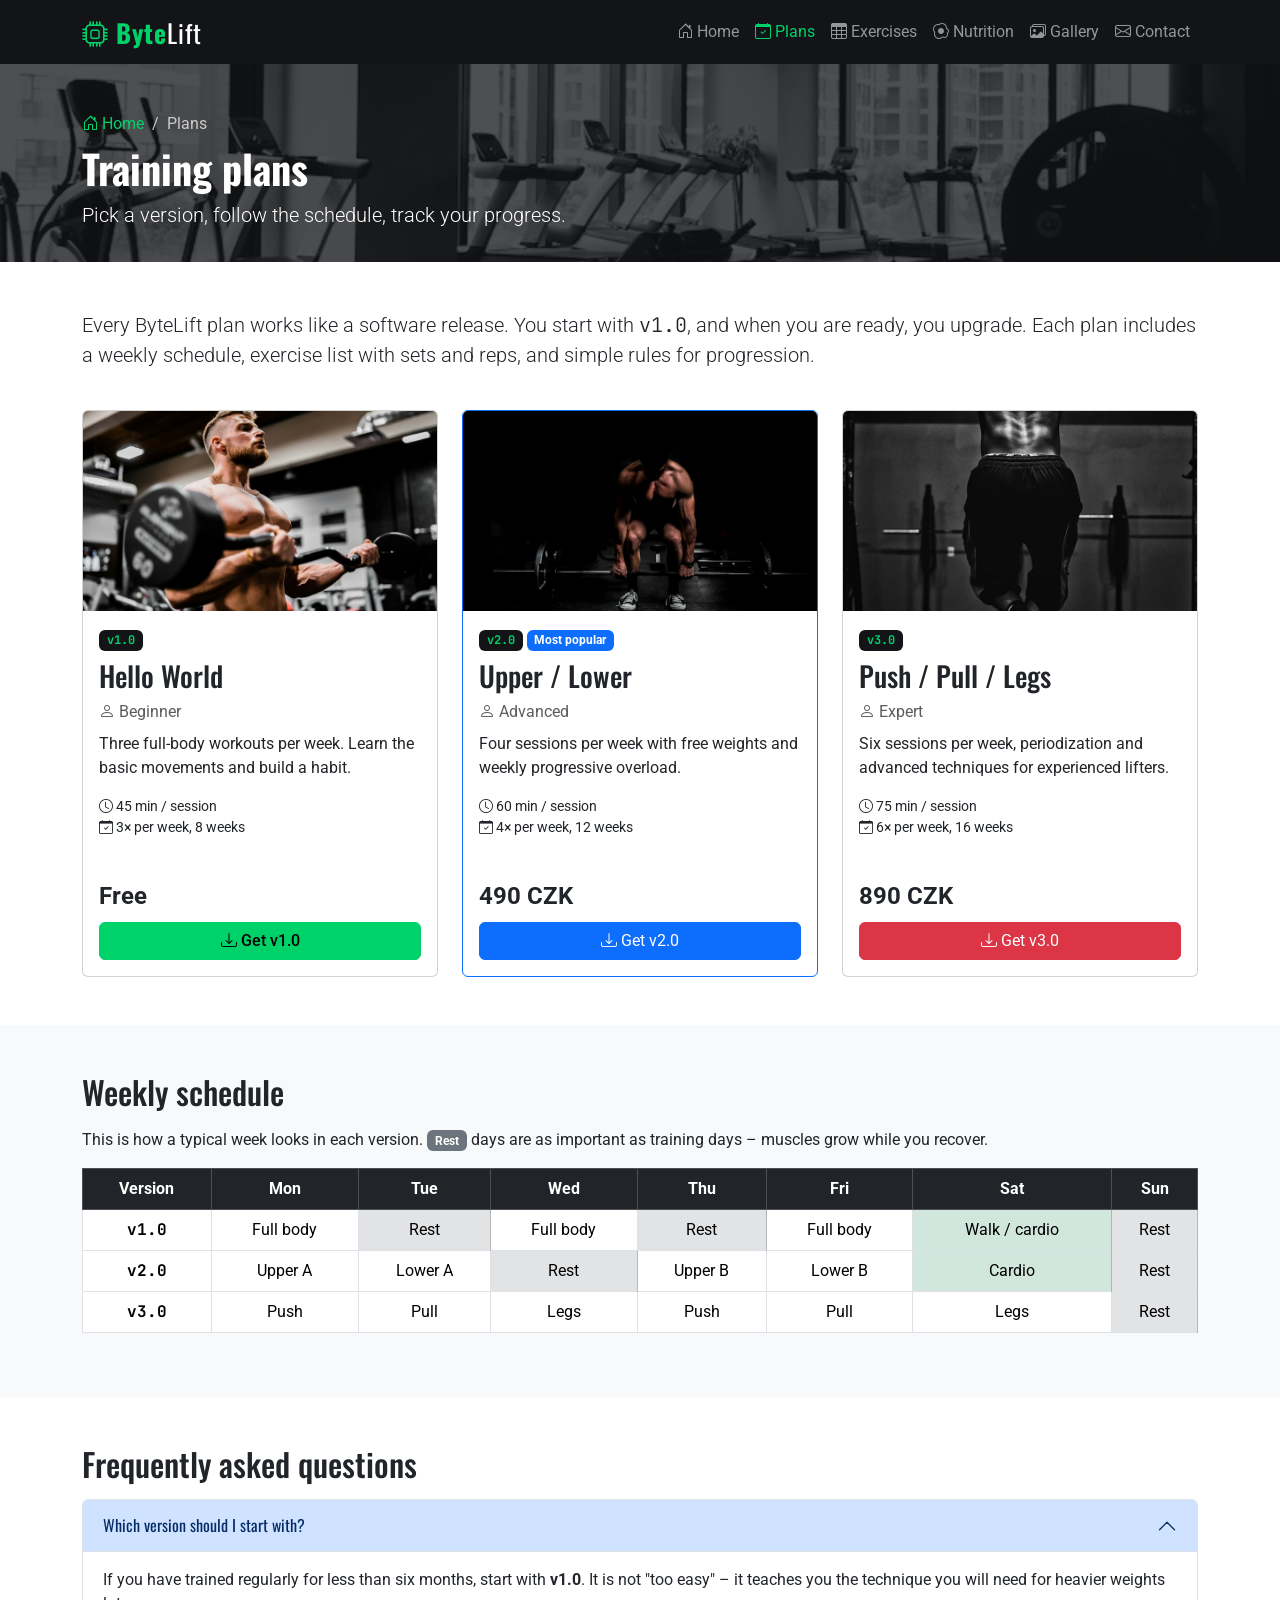
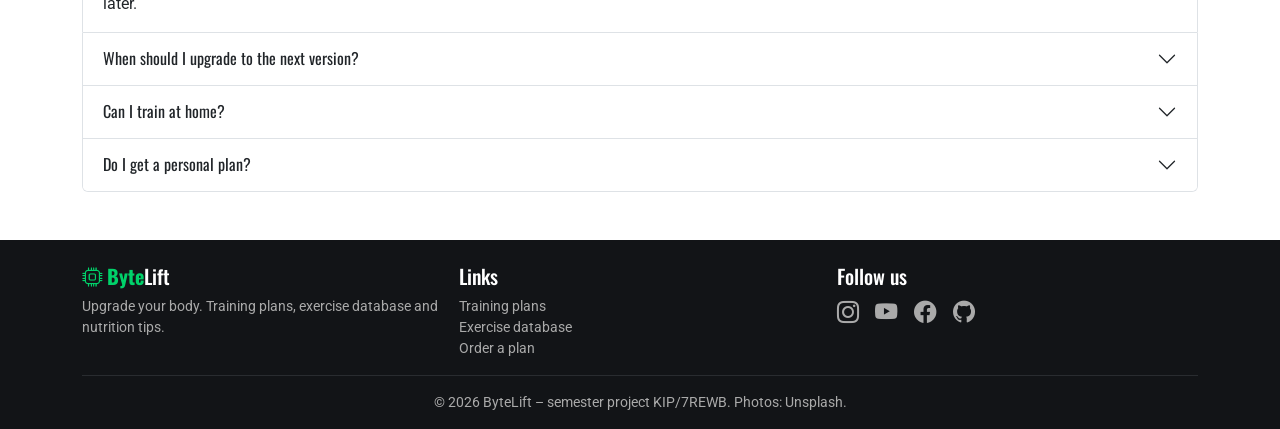
<file: plans.html>
<!DOCTYPE html>
<html lang="en">

<head>
  <!-- Kódování znaků (aby fungovala diakritika) a nastavení pro mobily:
       viewport říká telefonu, ať stránku nezmenšuje, ale zobrazí ji v šířce displeje.
       Bez tohoto řádku by responzivita na mobilu nefungovala. -->
  <meta charset="utf-8">
  <meta name="viewport" content="width=device-width, initial-scale=1">
  <meta name="description" content="ByteLift - upgrade your body. Training plans, exercise database and nutrition tips.">

  <title>Training plans | ByteLift</title>
  <!-- ikona webu v záložce prohlížeče -->
  <link rel="icon" href="./favicon.svg" type="image/svg+xml">

  <!-- Styly: 1) Bootstrap 5.3.8, 2) ikony Bootstrap Icons, 3) fonty z Google Fonts,
       4) náš vlastní style.css - je poslední, aby mohl přepsat pravidla Bootstrapu. -->
  <link href="./bootstrap/css/bootstrap.min.css" rel="stylesheet">
  <link href="./icons/bootstrap-icons.css" rel="stylesheet">

  <link rel="preconnect" href="https://fonts.googleapis.com">
  <link rel="preconnect" href="https://fonts.gstatic.com" crossorigin>
  <link href="https://fonts.googleapis.com/css2?family=JetBrains+Mono:wght@400;700&family=Oswald:wght@400;600&family=Roboto:wght@300;400;500&display=swap" rel="stylesheet">

  <link href="./style.css" rel="stylesheet">
</head>

<body>

<!-- HLAVIČKA S MENU - stejná na všech stránkách -->
<header>
  <!-- navbar = Bootstrap komponenta menu
       navbar-expand-lg = od šířky 992 px (lg) je menu v řádku, na menších displejích se schová pod "hamburger" tlačítko
       navbar-dark = světlý text pro tmavé pozadí, sticky-top = menu zůstává nahoře při scrollování -->
  <nav class="navbar navbar-expand-lg navbar-dark sticky-top">
    <div class="container">
      <!-- Logo: ikona procesoru + text ByteLift, slovo "Byte" je zelené (třída logo-highlight) -->
      <a class="navbar-brand" href="./index.html">
        <i class="bi bi-cpu"></i> <span class="logo-highlight">Byte</span>Lift
      </a>
      <!-- "Hamburger" tlačítko - vidět jen na mobilu/tabletu. Po kliknutí rozbalí
           prvek s id="navbarCollapse" (data-bs-target), JavaScript k tomu dodává Bootstrap. -->
      <button class="navbar-toggler" type="button" data-bs-toggle="collapse" data-bs-target="#navbarCollapse" aria-controls="navbarCollapse" aria-expanded="false" aria-label="Toggle navigation">
        <span class="navbar-toggler-icon"></span>
      </button>
      <!-- Položky menu. ms-auto = odsune menu doprava. Každá položka má ikonu (<i class="bi ...">).
           Třída active + aria-current označuje stránku, na které právě jsem. -->
      <div class="collapse navbar-collapse" id="navbarCollapse">
        <ul class="navbar-nav ms-auto mb-2 mb-lg-0">
          <li class="nav-item">
            <a class="nav-link" href="./index.html"><i class="bi bi-house-door"></i> Home</a>
          </li>
          <li class="nav-item">
            <a class="nav-link active" aria-current="page" href="./plans.html"><i class="bi bi-calendar-check"></i> Plans</a>
          </li>
          <li class="nav-item">
            <a class="nav-link" href="./exercises.html"><i class="bi bi-table"></i> Exercises</a>
          </li>
          <li class="nav-item">
            <a class="nav-link" href="./nutrition.html"><i class="bi bi-egg-fried"></i> Nutrition</a>
          </li>
          <li class="nav-item">
            <a class="nav-link" href="./gallery.html"><i class="bi bi-images"></i> Gallery</a>
          </li>
          <li class="nav-item">
            <a class="nav-link" href="./contact.html"><i class="bi bi-envelope"></i> Contact</a>
          </li>
        </ul>
      </div>
    </div>
  </nav>
</header>

<main>

  <!-- ZÁHLAVÍ PODSTRÁNKY: tmavý pruh s fotkou (třída page-header ve style.css),
       drobečková navigace (breadcrumb = kde se nacházím: Home / název stránky),
       nadpis stránky a krátký popis -->
  <div class="page-header">
    <div class="container">
      <nav aria-label="breadcrumb">
        <ol class="breadcrumb mb-2">
          <li class="breadcrumb-item"><a href="./index.html"><i class="bi bi-house-door"></i> Home</a></li>
          <li class="breadcrumb-item active" aria-current="page">Plans</li>
        </ol>
      </nav>
      <h1 class="fw-bold">Training plans</h1>
      <p class="lead mb-0">Pick a version, follow the schedule, track your progress.</p>
    </div>
  </div>
  <!-- KARTY PLÁNŮ (Bootstrap Card): 3 karty vedle sebe od 768 px (row-cols-md-3), na mobilu pod sebou.
       h-100 = všechny karty jsou stejně vysoké. Třída plan-card přidává efekt při najetí myší (style.css). -->
  <div class="container my-5">
    <p class="lead">
      Every ByteLift plan works like a software release. You start with <span class="code-font">v1.0</span>,
      and when you are ready, you upgrade. Each plan includes a weekly schedule, exercise list with sets
      and reps, and simple rules for progression.
    </p>

    <div class="row row-cols-1 row-cols-md-3 g-4 mt-2">
      <div class="col">
        <div class="card h-100 plan-card">
          <img src="./photos/gym-4.jpg" class="card-img-top" alt="Man carrying a dumbbell">
          <div class="card-body">
            <span class="badge version-badge mb-2">v1.0</span>
            <h3 class="card-title">Hello World</h3>
            <p class="text-muted mb-2"><i class="bi bi-person"></i> Beginner</p>
            <p class="card-text">Three full-body workouts per week. Learn the basic movements and build a habit.</p>
            <ul class="list-unstyled small">
              <li><i class="bi bi-clock"></i> 45 min / session</li>
              <li><i class="bi bi-calendar-check"></i> 3&times; per week, 8 weeks</li>
            </ul>
          </div>
          <div class="card-footer bg-transparent border-0 pb-3">
            <p class="fs-4 fw-bold mb-2">Free</p>
            <a href="./contact.html" class="btn btn-green w-100"><i class="bi bi-download"></i> Get v1.0</a>
          </div>
        </div>
      </div>
      <div class="col">
        <div class="card h-100 plan-card border-primary">
          <img src="./photos/gym-6.jpg" class="card-img-top" alt="Man lifting a barbell">
          <div class="card-body">
            <span class="badge version-badge mb-2">v2.0</span>
            <span class="badge bg-primary mb-2">Most popular</span>
            <h3 class="card-title">Upper / Lower</h3>
            <p class="text-muted mb-2"><i class="bi bi-person"></i> Advanced</p>
            <p class="card-text">Four sessions per week with free weights and weekly progressive overload.</p>
            <ul class="list-unstyled small">
              <li><i class="bi bi-clock"></i> 60 min / session</li>
              <li><i class="bi bi-calendar-check"></i> 4&times; per week, 12 weeks</li>
            </ul>
          </div>
          <div class="card-footer bg-transparent border-0 pb-3">
            <p class="fs-4 fw-bold mb-2">490 CZK</p>
            <a href="./contact.html" class="btn btn-primary w-100"><i class="bi bi-download"></i> Get v2.0</a>
          </div>
        </div>
      </div>
      <div class="col">
        <div class="card h-100 plan-card">
          <img src="./photos/gym-2.jpg" class="card-img-top" alt="Grayscale photo of a man working out">
          <div class="card-body">
            <span class="badge version-badge mb-2">v3.0</span>
            <h3 class="card-title">Push / Pull / Legs</h3>
            <p class="text-muted mb-2"><i class="bi bi-person"></i> Expert</p>
            <p class="card-text">Six sessions per week, periodization and advanced techniques for experienced lifters.</p>
            <ul class="list-unstyled small">
              <li><i class="bi bi-clock"></i> 75 min / session</li>
              <li><i class="bi bi-calendar-check"></i> 6&times; per week, 16 weeks</li>
            </ul>
          </div>
          <div class="card-footer bg-transparent border-0 pb-3">
            <p class="fs-4 fw-bold mb-2">890 CZK</p>
            <a href="./contact.html" class="btn btn-danger w-100"><i class="bi bi-download"></i> Get v3.0</a>
          </div>
        </div>
      </div>
    </div>
  </div>

  <!-- TÝDENNÍ ROZPIS: běžná tabulka (Bootstrap Tables).
       table-responsive = na úzkém displeji se tabulka posouvá do strany a nerozbije stránku.
       table-secondary / table-success = barevné buňky (odpočinek / kardio) -->
  <div class="bg-light py-5">
    <div class="container">
      <h2 class="mb-3">Weekly schedule</h2>
      <p>This is how a typical week looks in each version. <span class="badge bg-secondary">Rest</span> days are as important as training days &ndash; muscles grow while you recover.</p>
      <div class="table-responsive">
        <table class="table table-bordered table-hover text-center align-middle bg-white">
          <thead class="table-dark">
            <tr>
              <th scope="col">Version</th>
              <th scope="col">Mon</th>
              <th scope="col">Tue</th>
              <th scope="col">Wed</th>
              <th scope="col">Thu</th>
              <th scope="col">Fri</th>
              <th scope="col">Sat</th>
              <th scope="col">Sun</th>
            </tr>
          </thead>
          <tbody>
            <tr>
              <th scope="row" class="code-font">v1.0</th>
              <td>Full body</td>
              <td class="table-secondary">Rest</td>
              <td>Full body</td>
              <td class="table-secondary">Rest</td>
              <td>Full body</td>
              <td class="table-success">Walk / cardio</td>
              <td class="table-secondary">Rest</td>
            </tr>
            <tr>
              <th scope="row" class="code-font">v2.0</th>
              <td>Upper A</td>
              <td>Lower A</td>
              <td class="table-secondary">Rest</td>
              <td>Upper B</td>
              <td>Lower B</td>
              <td class="table-success">Cardio</td>
              <td class="table-secondary">Rest</td>
            </tr>
            <tr>
              <th scope="row" class="code-font">v3.0</th>
              <td>Push</td>
              <td>Pull</td>
              <td>Legs</td>
              <td>Push</td>
              <td>Pull</td>
              <td>Legs</td>
              <td class="table-secondary">Rest</td>
            </tr>
          </tbody>
        </table>
      </div>
    </div>
  </div>

  <!-- ČASTÉ OTÁZKY (Bootstrap Accordion): po kliknutí na otázku se rozbalí odpověď.
       data-bs-parent="#faqAccordion" = otevřená může být vždy jen jedna odpověď,
       první odpověď je otevřená hned (třída show). -->
  <div class="container my-5">
    <h2 class="mb-3">Frequently asked questions</h2>
    <div class="accordion" id="faqAccordion">
      <div class="accordion-item">
        <h3 class="accordion-header">
          <button class="accordion-button" type="button" data-bs-toggle="collapse" data-bs-target="#faq1" aria-expanded="true" aria-controls="faq1">
            Which version should I start with?
          </button>
        </h3>
        <div id="faq1" class="accordion-collapse collapse show" data-bs-parent="#faqAccordion">
          <div class="accordion-body">
            If you have trained regularly for less than six months, start with <strong>v1.0</strong>.
            It is not &quot;too easy&quot; &ndash; it teaches you the technique you will need for heavier weights later.
          </div>
        </div>
      </div>
      <div class="accordion-item">
        <h3 class="accordion-header">
          <button class="accordion-button collapsed" type="button" data-bs-toggle="collapse" data-bs-target="#faq2" aria-expanded="false" aria-controls="faq2">
            When should I upgrade to the next version?
          </button>
        </h3>
        <div id="faq2" class="accordion-collapse collapse" data-bs-parent="#faqAccordion">
          <div class="accordion-body">
            When you finish the whole plan, you are able to add weight regularly and your technique is solid.
            If your progress stops for more than three weeks, it is also a good signal to upgrade.
          </div>
        </div>
      </div>
      <div class="accordion-item">
        <h3 class="accordion-header">
          <button class="accordion-button collapsed" type="button" data-bs-toggle="collapse" data-bs-target="#faq3" aria-expanded="false" aria-controls="faq3">
            Can I train at home?
          </button>
        </h3>
        <div id="faq3" class="accordion-collapse collapse" data-bs-parent="#faqAccordion">
          <div class="accordion-body">
            Yes, <strong>v1.0</strong> can be done at home with a pair of adjustable dumbbells and a bench.
            Versions 2.0 and 3.0 need a barbell and a squat rack, so a gym is recommended.
          </div>
        </div>
      </div>
      <div class="accordion-item">
        <h3 class="accordion-header">
          <button class="accordion-button collapsed" type="button" data-bs-toggle="collapse" data-bs-target="#faq4" aria-expanded="false" aria-controls="faq4">
            Do I get a personal plan?
          </button>
        </h3>
        <div id="faq4" class="accordion-collapse collapse" data-bs-parent="#faqAccordion">
          <div class="accordion-body">
            Yes. Fill in the <a href="./contact.html">order form</a> with your goals, height, weight and available days,
            and we will adjust the plan to fit you.
          </div>
        </div>
      </div>
    </div>
  </div>

</main>

<!-- PATIČKA - stejná na všech stránkách
     row-cols-1 row-cols-md-3 = na mobilu 1 sloupec pod sebou, od 768 px (md) 3 sloupce vedle sebe -->
<footer class="pt-4 pb-3 mt-auto">
  <div class="container">
    <div class="row row-cols-1 row-cols-md-3 g-3">
      <div class="col">
        <h5 class="text-white"><i class="bi bi-cpu text-green"></i> <span class="logo-highlight">Byte</span>Lift</h5>
        <p class="small mb-0">Upgrade your body. Training plans, exercise database and nutrition tips.</p>
      </div>
      <div class="col">
        <h5 class="text-white">Links</h5>
        <ul class="list-unstyled small mb-0">
          <li><a href="./plans.html">Training plans</a></li>
          <li><a href="./exercises.html">Exercise database</a></li>
          <li><a href="./contact.html">Order a plan</a></li>
        </ul>
      </div>
      <div class="col">
        <h5 class="text-white">Follow us</h5>
        <div class="social">
          <a href="#" aria-label="Instagram"><i class="bi bi-instagram"></i></a>
          <a href="#" aria-label="YouTube"><i class="bi bi-youtube"></i></a>
          <a href="#" aria-label="Facebook"><i class="bi bi-facebook"></i></a>
          <a href="#" aria-label="GitHub"><i class="bi bi-github"></i></a>
        </div>
      </div>
    </div>
    <hr class="border-secondary">
    <p class="text-center small mb-0">&copy; 2026 ByteLift &ndash; semester project KIP/7REWB. Photos: <a href="https://unsplash.com" target="_blank" rel="noopener">Unsplash</a>.</p>
  </div>
</footer>

<!-- JavaScript Bootstrapu - díky němu fungují menu na mobilu, karusel, záložky,
     modální okna a akordeon. Načítá se až na konci, aby se nejdřív zobrazil obsah. -->
<script src="./bootstrap/js/bootstrap.bundle.min.js"></script>

</body>
</html>
</file>
<file: style.css>
/* =====================================================================
   ByteLift - vlastní styly
   ---------------------------------------------------------------------
   Většinu vzhledu řeší Bootstrap (bootstrap.min.css). Tady jsou jen
   věci navíc: barvy webu, fonty, úpravy komponent a media queries.
   Soubor se načítá AŽ ZA Bootstrapem, takže naše pravidla mají přednost.
   ===================================================================== */


/* ---------- Barvy webu (CSS proměnné) ----------
   Barvy jsou uložené jednou na jednom místě. V dalších pravidlech se
   používají přes var(--nazev). Když chci změnit barvu webu, změním ji jen tady. */
:root {
    --color-green: #00d26a;        /* hlavní neonově zelená ("tech" barva) */
    --color-green-dark: #00a653;   /* tmavší zelená - pro najetí myší na tlačítko */
    --color-dark: #121417;          /* skoro černá - menu, patička, tmavé pruhy */
}


/* ---------- Základ stránky ---------- */

/* Písmo celého webu + "sticky footer":
   body je flexbox ve sloupci a je vysoké minimálně jako okno (100vh),
   takže patička je vždy dole, i když má stránka málo obsahu. */
body {
    font-family: 'Roboto', Arial, sans-serif;
    display: flex;
    flex-direction: column;
    min-height: 100vh;
}

/* main zabere všechno volné místo a odtlačí patičku dolů */
main {
    flex: 1;
}

/* nadpisy a logo mají sportovní úzké písmo Oswald */
h1, h2, h3, h4, h5, .navbar-brand {
    font-family: 'Oswald', Arial, sans-serif;
}

/* pomocná třída: "programátorské" písmo (např. > boot --body, v1.0) */
.code-font {
    font-family: 'JetBrains Mono', 'Courier New', monospace;
}


/* ---------- Menu (navbar) a logo ---------- */

/* tmavé pozadí menu místo výchozí barvy Bootstrapu */
.navbar {
    background-color: var(--color-dark);
}

/* velikost a mezery mezi písmeny v logu */
.navbar-brand {
    font-size: 1.6rem;
    letter-spacing: 1px;
}

/* ikona procesoru v logu je zelená */
.navbar-brand .bi {
    color: var(--color-green);
}

/* slovo "Byte" v logu je zelené a tučné */
.logo-highlight {
    color: var(--color-green);
    font-weight: 700;
}

/* položka menu stránky, na které právě jsem (třída active), je zelená.
   !important je tu proto, aby to přebilo barvu z Bootstrapu */
.navbar .nav-link.active {
    color: var(--color-green) !important;
}


/* ---------- Vlastní zelené tlačítko a text ---------- */

/* zelený text (např. "Byte" v nadpisu, ikony) */
.text-green {
    color: var(--color-green);
}

/* vlastní styl tlačítka btn-green - funguje stejně jako btn-primary
   z Bootstrapu, jen má naši zelenou barvu */
.btn-green {
    background-color: var(--color-green);
    border-color: var(--color-green);
    color: #000;
    font-weight: 500;
}

/* po najetí myší (hover) nebo při označení klávesnicí (focus) ztmavne */
.btn-green:hover,
.btn-green:focus {
    background-color: var(--color-green-dark);
    border-color: var(--color-green-dark);
    color: #000;
}


/* ---------- Záhlaví podstránek a drobečková navigace ---------- */

/* tmavý pruh s nadpisem na podstránkách: fotka na pozadí + přes ni
   poloprůhledná tmavá vrstva (linear-gradient), aby byl bílý text čitelný */
.page-header {
    background: linear-gradient(rgba(18, 20, 23, .75), rgba(18, 20, 23, .75)),
                url('./photos/gym-1.jpg') center / cover;
    color: #fff;
    padding: 3rem 0 2rem;
}

/* odkazy v drobečkové navigaci na podstránkách jsou zelené a bez podtržení */
.page-header .breadcrumb-item a {
    color: var(--color-green);
    text-decoration: none;
}

/* aktuální stránka a oddělovač "/" v drobečkové navigaci jsou světle šedé */
.page-header .breadcrumb-item.active,
.page-header .breadcrumb-item + .breadcrumb-item::before {
    color: #ccc;
}

/* drobečková navigace na úvodní stránce (pod karuselem) - světle šedý pruh */
.breadcrumb-bar {
    background-color: #f1f3f5;
}

.breadcrumb-bar .breadcrumb-item a {
    color: var(--color-green-dark);
    text-decoration: none;
}


/* ---------- Karusel na úvodní stránce ---------- */

/* všechny fotky mají stejnou výšku. object-fit: cover = fotka se ořízne,
   ale nedeformuje. brightness(.6) fotku ztmaví, aby byl vidět bílý text */
.carousel-item img {
    height: 520px;
    object-fit: cover;
    filter: brightness(.6);
}

/* text na fotce je posunutý víc doprostřed (Bootstrap ho dává úplně dolů) */
.carousel-caption {
    bottom: 25%;
}

/* velký nadpis na fotce, psaný velkými písmeny */
.carousel-caption h2 {
    font-size: 3rem;
    text-transform: uppercase;
}


/* ---------- Ikony, karty plánů, odznaky ---------- */

/* velké zelené ikony v sekci "Why ByteLift?" a na stránce Nutrition */
.feature-icon {
    font-size: 2.5rem;
    color: var(--color-green);
}

/* karty plánů na stránce Plans: při najetí myší se plynule (transition)
   zvednou o 5 px nahoru a dostanou stín */
.plan-card {
    transition: transform .2s, box-shadow .2s;
}

.plan-card:hover {
    transform: translateY(-5px);
    box-shadow: 0 .5rem 1.5rem rgba(0, 0, 0, .15);
}

/* odznak s verzí plánu (v1.0, v2.0, v3.0) - černý se zeleným textem */
.version-badge {
    font-family: 'JetBrains Mono', 'Courier New', monospace;
    background-color: var(--color-dark);
    color: var(--color-green);
}

/* fotky nahoře v kartách mají stejnou výšku, aby karty byly zarovnané */
.card-img-top {
    height: 200px;
    object-fit: cover;
}


/* ---------- Záložky (tabs) ---------- */

/* text záložek tmavě šedý místo modrého odkazu */
.nav-tabs .nav-link {
    color: #333;
}

/* aktivní záložka má nahoře zelenou čáru */
.nav-tabs .nav-link.active {
    border-top: 3px solid var(--color-green);
    font-weight: 500;
}


/* ---------- Tabulka DataTables (stránka Exercises) ---------- */

/* na úzkém displeji se tabulka dá posouvat do strany,
   místo aby se roztáhla mimo obrazovku */
.dt-layout-table > div {
    overflow-x: auto;
}


/* ---------- Formulář (stránka Contact) ---------- */

/* Bootstrap umí ukázat chybovou hlášku jen pod jedním polem.
   U skupiny radio tlačítek / checkboxů (div s třídou choice-group) ji
   ukážeme tímto pravidlem: když je formulář zkontrolovaný (was-validated)
   a ve skupině je nějaké neplatné pole (:has(input:invalid)), zobraz hlášku. */
.was-validated .choice-group:has(input:invalid) > .invalid-feedback {
    display: block;
}


/* ---------- Galerie ---------- */

/* všechny fotky v galerii mají stejnou výšku a zaoblené rohy */
.gallery-photo {
    width: 100%;
    height: 250px;
    object-fit: cover;
    border-radius: .5rem;
    cursor: pointer;
    transition: opacity .2s;
}

/* fotka je uvnitř tlačítka <button>, aby šla otevřít i klávesnicí (Tab + Enter).
   Tady tlačítku odstraníme jeho vzhled, aby byla vidět jen fotka. */
.gallery-photo-button {
    display: block;
    width: 100%;
    padding: 0;
    border: 0;
    background: none;
    border-radius: .5rem;
}

/* zelený rámeček kolem fotky, když na ni přejdu klávesou Tab */
.gallery-photo-button:focus-visible {
    outline: 3px solid var(--color-green);
    outline-offset: 3px;
}

/* po najetí myší fotka lehce zprůhlední */
.gallery-photo:hover {
    opacity: .8;
}


/* ---------- Pruh se statistikami (úvodní stránka) ---------- */

.stats-strip {
    background-color: var(--color-dark);
    color: #fff;
}

/* velká zelená čísla (3, 50+, 120, 24/7) */
.stats-strip .stat-number {
    font-family: 'JetBrains Mono', 'Courier New', monospace;
    font-size: 2.2rem;
    color: var(--color-green);
}


/* ---------- Patička ---------- */

footer {
    background-color: var(--color-dark);
    color: #aaa;
}

footer a {
    color: #aaa;
    text-decoration: none;
}

/* odkaz v patičce po najetí myší zezelená */
footer a:hover {
    color: var(--color-green);
}

/* ikony sociálních sítí jsou větší a mají mezi sebou mezeru */
footer .social a {
    font-size: 1.4rem;
    margin-right: .8rem;
}


/* =====================================================================
   MEDIA QUERIES - úpravy pro různě velké obrazovky
   ---------------------------------------------------------------------
   Hranice (breakpointy) jsou stejné jako v Bootstrapu:
   576 px (sm), 768 px (md), 992 px (lg). Pravidlo uvnitř @media se
   použije jen tehdy, když obrazovka splňuje podmínku v závorce.
   Na pořadí záleží: pozdější pravidlo přepíše dřívější.
   ===================================================================== */

/* Telefony (užší než 576 px): menší karusel, menší nadpisy, menší záhlaví */
@media (max-width: 575.98px) {
    .carousel-item img {
        height: 300px;
    }
    .carousel-caption {
        bottom: 10%;
    }
    .carousel-caption h2 {
        font-size: 1.6rem;
    }
    .page-header {
        padding: 2rem 0 1rem;
    }
    .page-header h1 {
        font-size: 1.8rem;
    }
}

/* Velmi úzké telefony (např. Galaxy Fold, 280-359 px):
   užší šipky karuselu, aby nepřekrývaly text, a ještě menší písmo */
@media (max-width: 359.98px) {
    .carousel-control-prev,
    .carousel-control-next {
        width: 10%;
    }
    .carousel-caption {
        left: 10%;
        right: 10%;
    }
    .carousel-caption h2 {
        font-size: 1.3rem;
    }
    .navbar-brand {
        font-size: 1.3rem;
    }
}

/* Větší telefony (576-767 px): karusel středně vysoký */
@media (min-width: 576px) and (max-width: 767.98px) {
    .carousel-item img {
        height: 380px;
    }
    .carousel-caption h2 {
        font-size: 2rem;
    }
}

/* Tablety (768-991 px) */
@media (min-width: 768px) and (max-width: 991.98px) {
    .carousel-item img {
        height: 450px;
    }
    .navbar-brand {
        font-size: 1.4rem;
    }
}

/* Telefon otočený naležato (obrazovka nižší než 500 px a širší než vysoká).
   Karusel by byl vyšší než displej, proto se jeho výška počítá z výšky okna:
   100vh = celá výška okna, minus 60 px na menu.
   Musí být úplně na konci, aby přepsal výšky z pravidel výše. */
@media (max-height: 500px) and (orientation: landscape) {
    .carousel-item img {
        height: calc(100vh - 60px);
        min-height: 220px;
    }
    .carousel-caption {
        bottom: 12%;
    }
    .carousel-caption h2 {
        font-size: 1.6rem;
    }
    /* delší text pod nadpisem schováme, aby se vešlo tlačítko */
    .carousel-caption p:not(.code-font) {
        display: none;
    }
}
</file>
